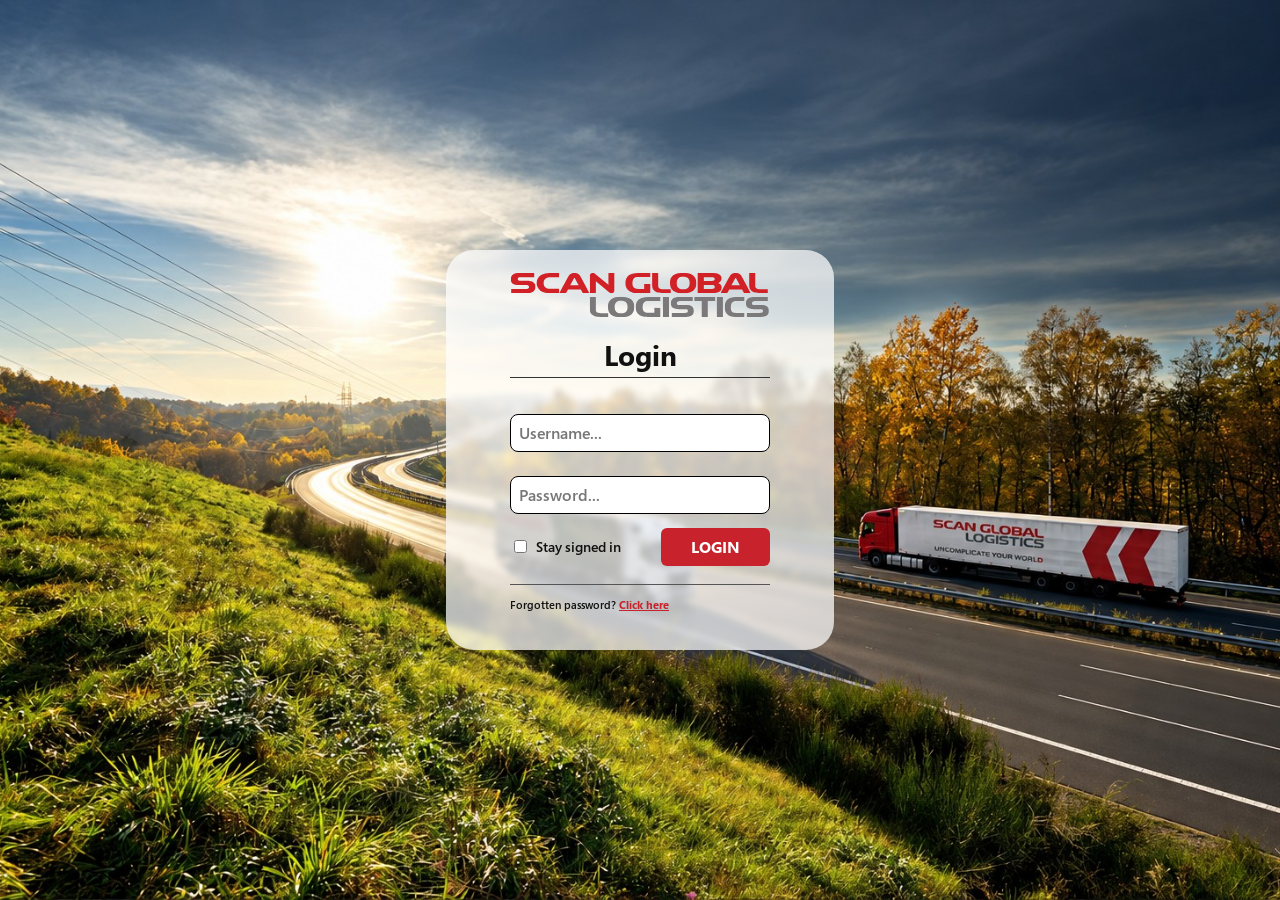
<file: index.html>
<!DOCTYPE html>
<html lang="en">
<head>
  <meta charset="UTF-8">
  <meta name="viewport" content="width=device-width, initial-scale=1">
  <title>Login – Scan Global Logistics</title>
  <link rel="icon" href="assets/icons/favicon.svg" type="image/svg+xml">
  <link rel="icon" href="assets/icons/favicon-32.png" type="image/png" sizes="32x32">
  <link rel="shortcut icon" href="assets/icons/favicon.ico">
  <link rel="apple-touch-icon" href="assets/icons/apple-touch-icon.png">
  <link rel="preload" href="assets/fonts/segoe-pro-400.woff" as="font" type="font/woff" crossorigin>
  <link rel="stylesheet" href="styles.css?v=20261105a">
</head>
<body data-page="login" class="login-page">
  <main class="login-card">
    <img class="login-logo" src="assets/images/logo.svg" alt="Scan Global Logistics">
    <h1>Login</h1>
    <form id="login-form">
      <label class="sr-only" for="username">Username</label>
      <input id="username" type="text" placeholder="Username..." autocomplete="username" required>
      <label class="sr-only" for="password">Password</label>
      <input id="password" type="password" placeholder="Password..." autocomplete="current-password" required>
      <div class="login-row">
        <label class="check"><input type="checkbox"> Stay signed in</label>
        <button class="btn btn-red" type="submit">LOGIN</button>
      </div>
    </form>
    <p class="forgot">Forgotten password? <a href="#">Click here</a></p>
  </main>
  <script src="i18n.js?v=20261105a"></script>
  <script src="script.js?v=20261105a"></script>
</body>
</html>
</file>
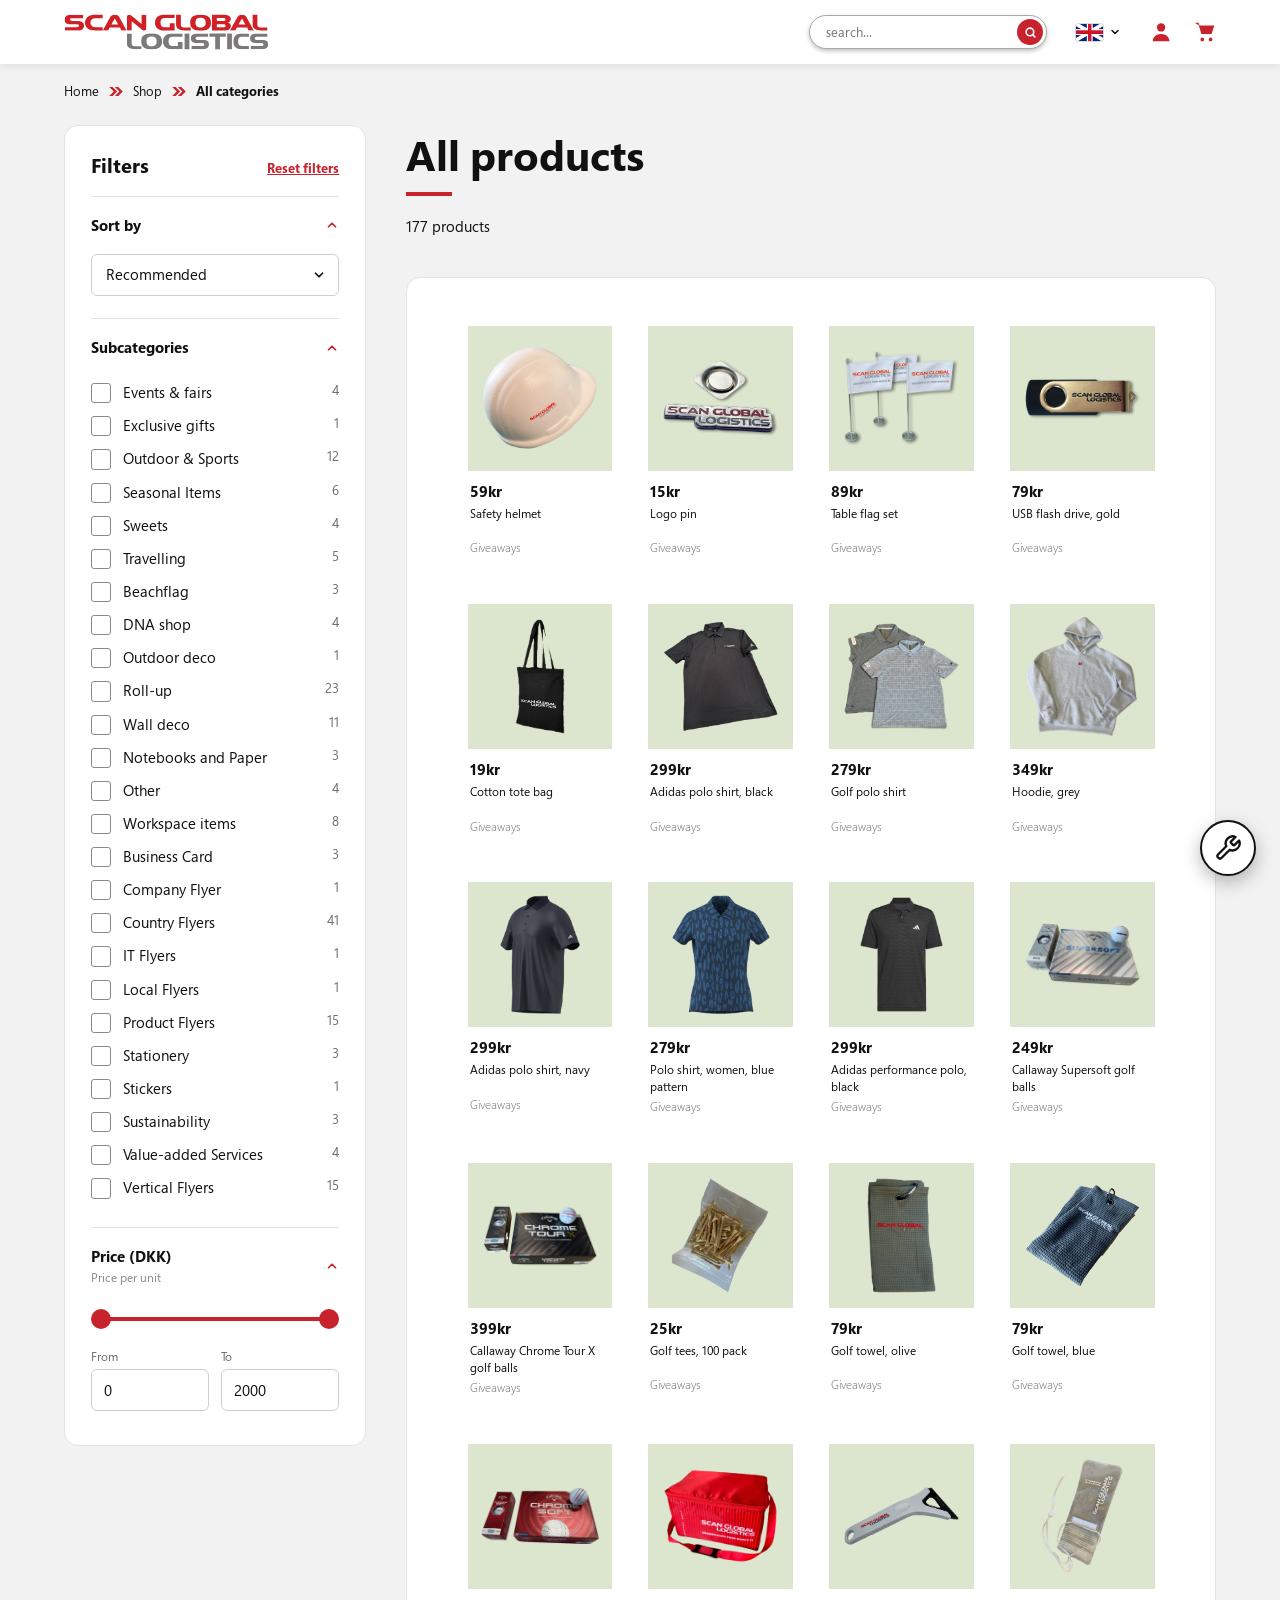
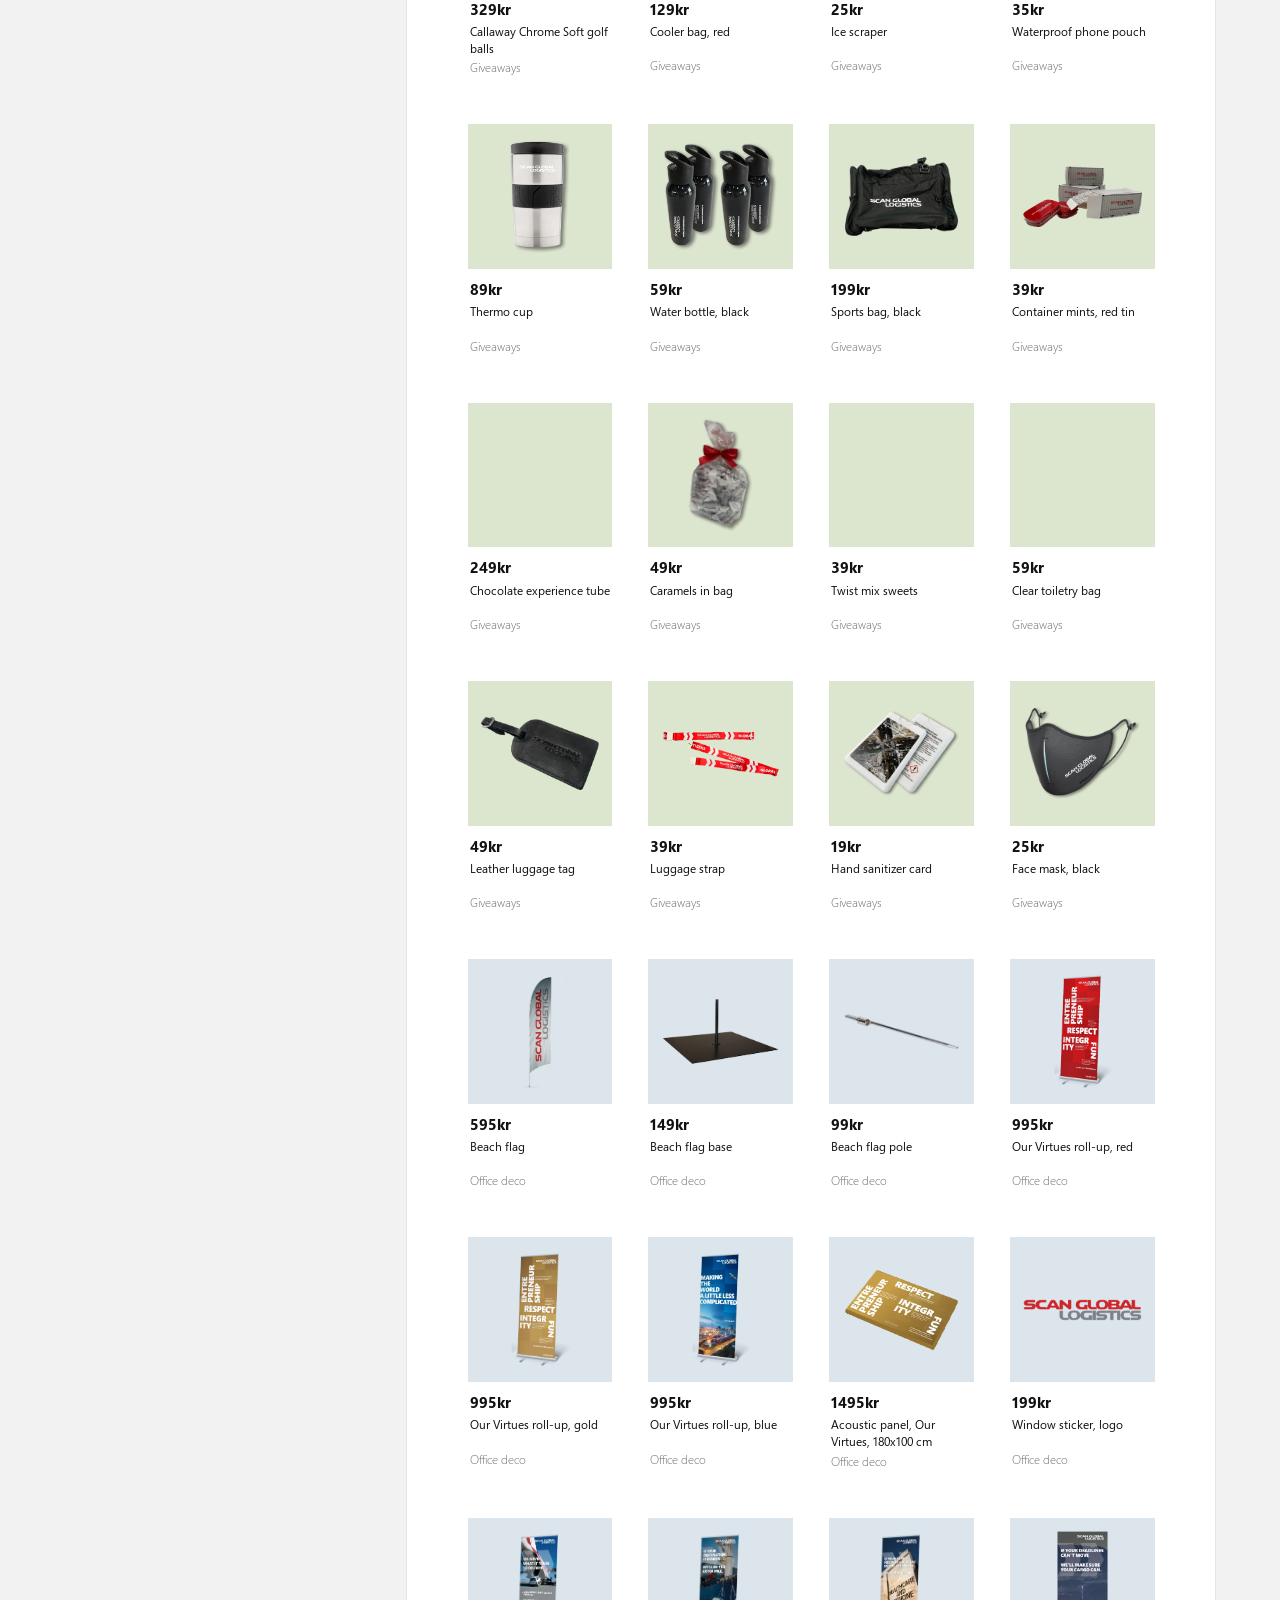
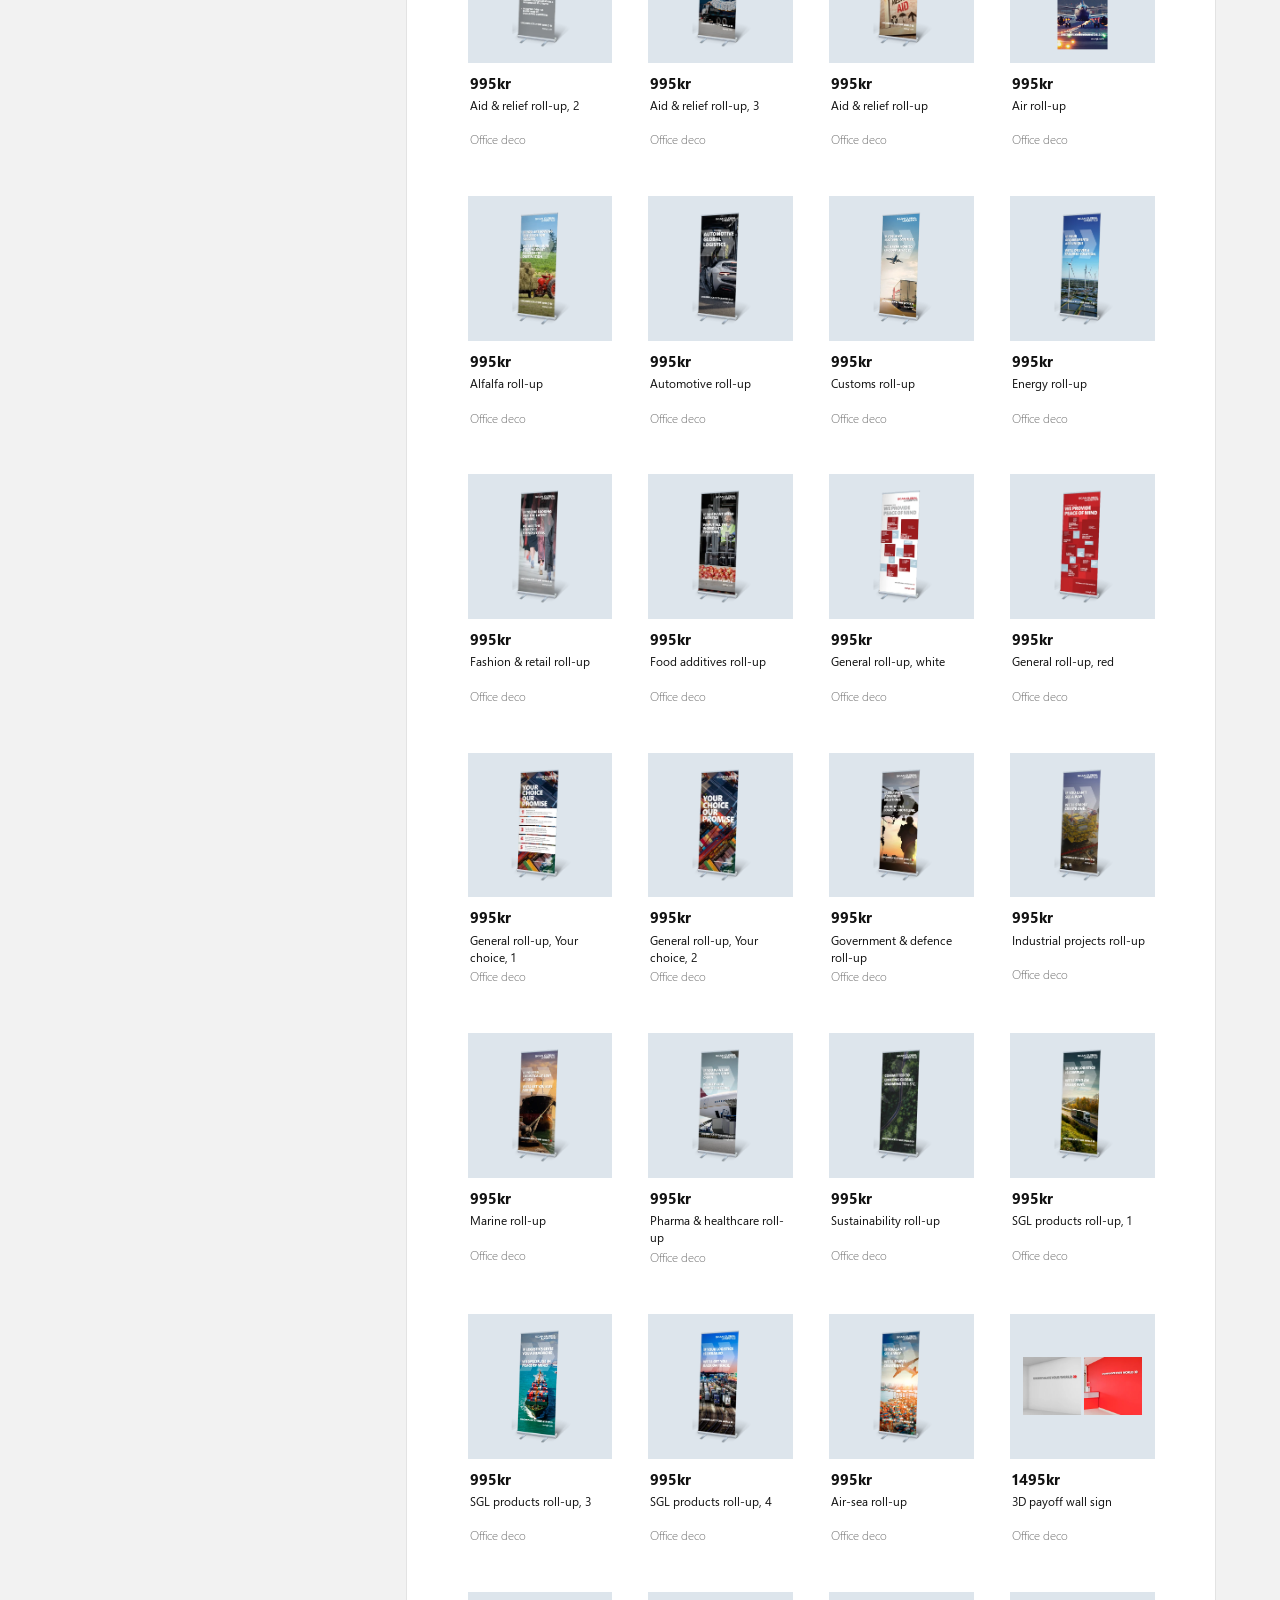
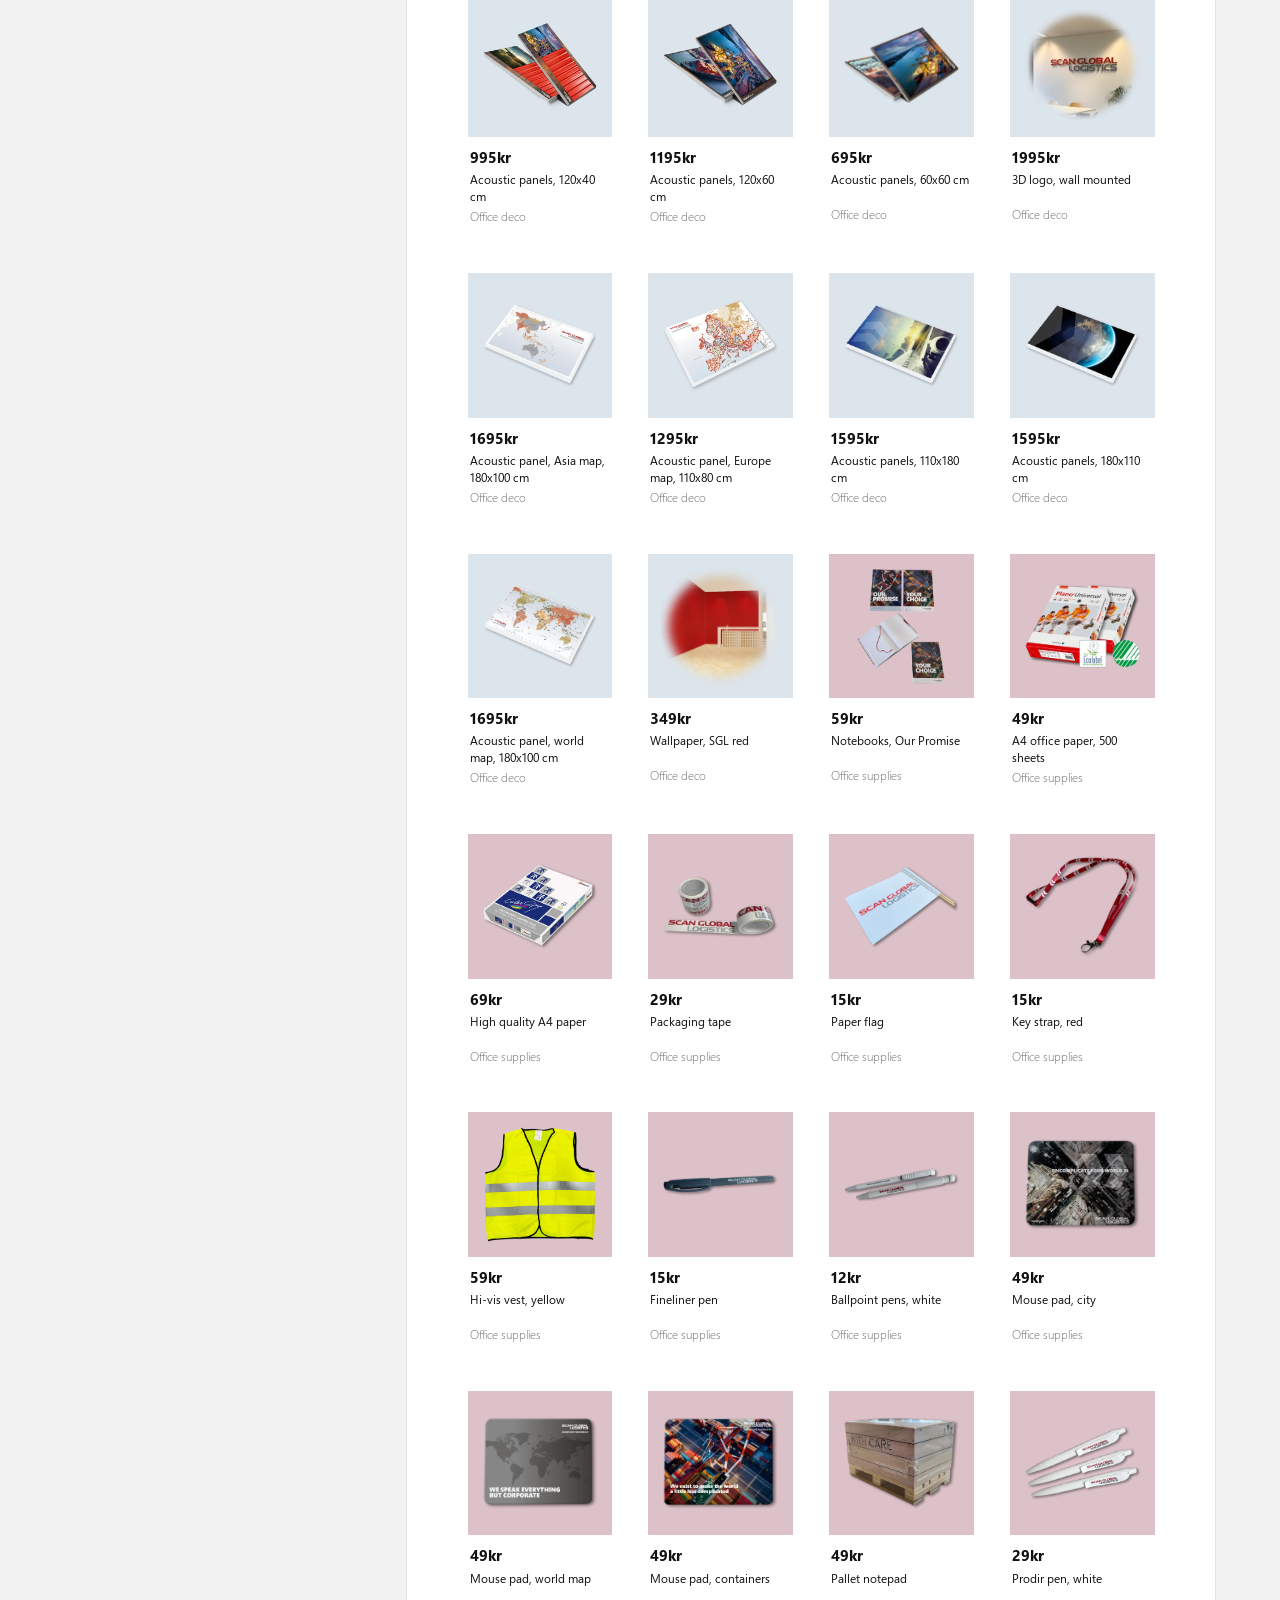
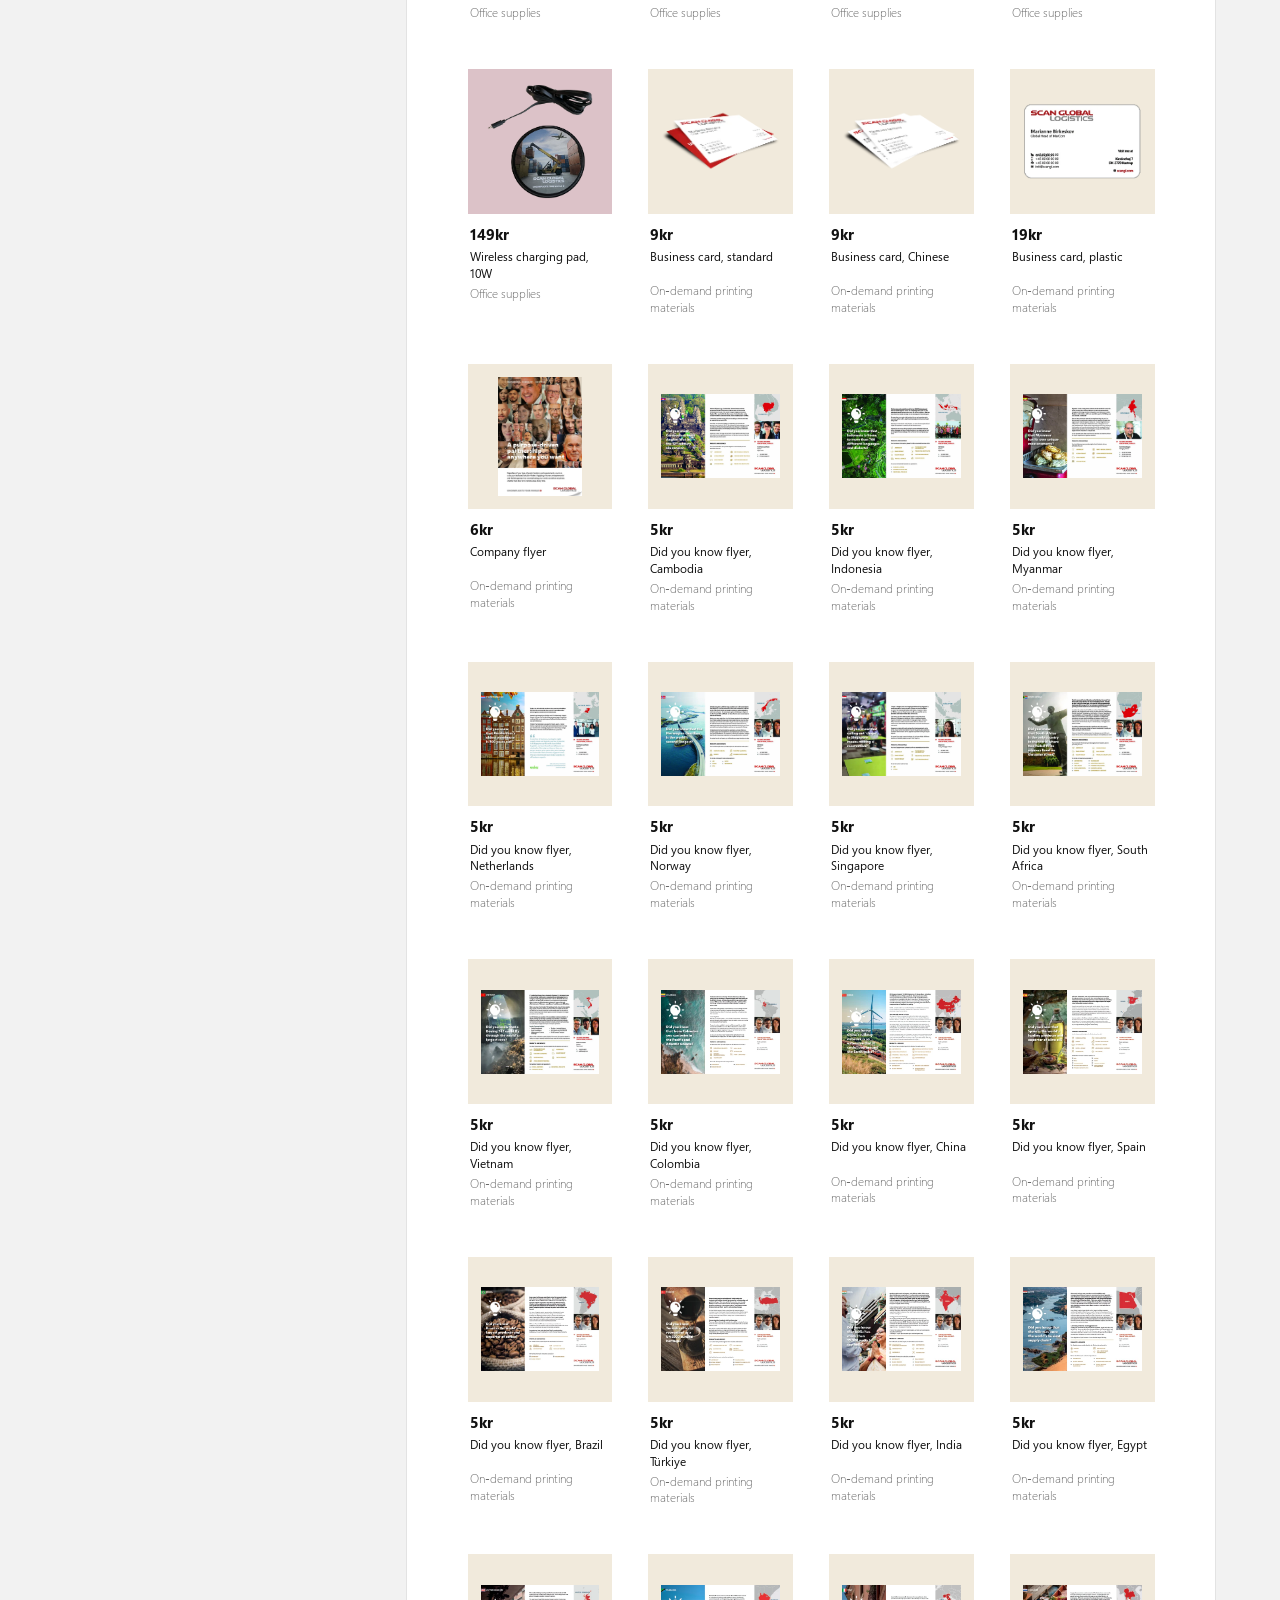
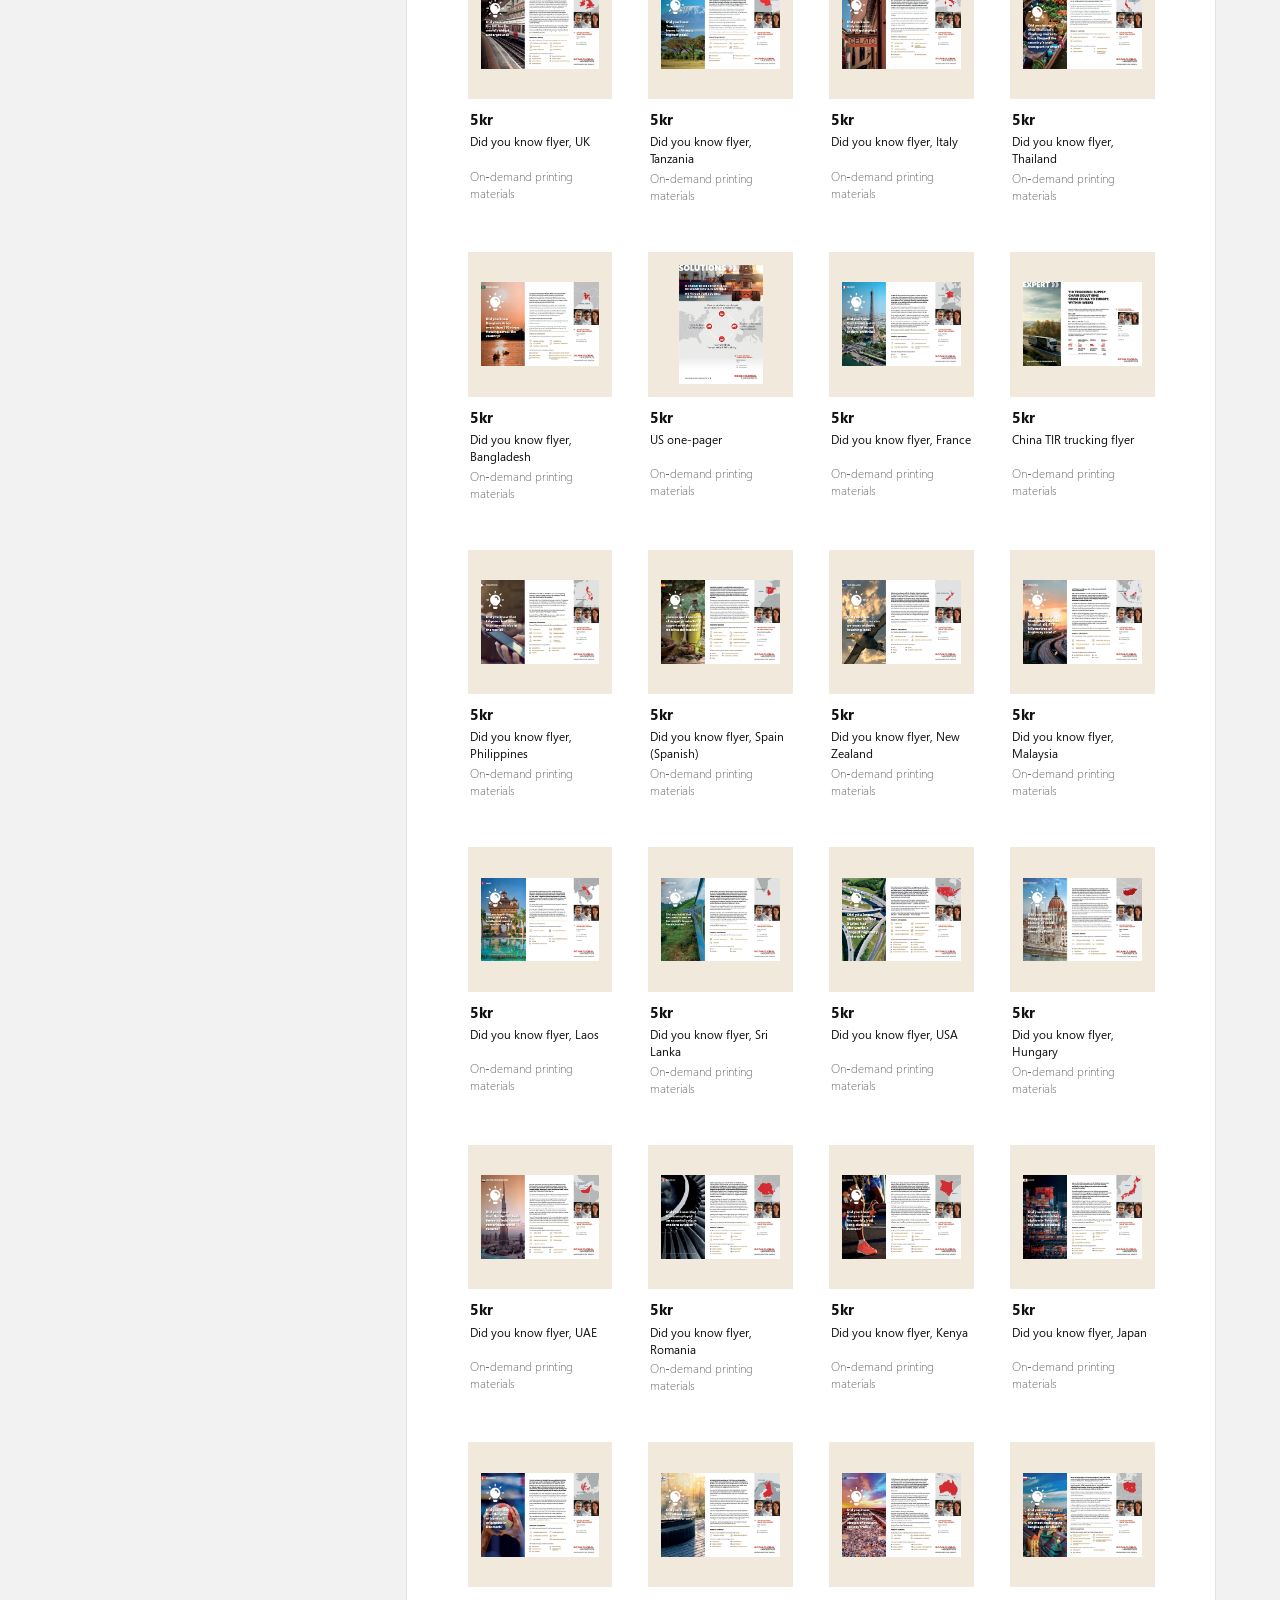
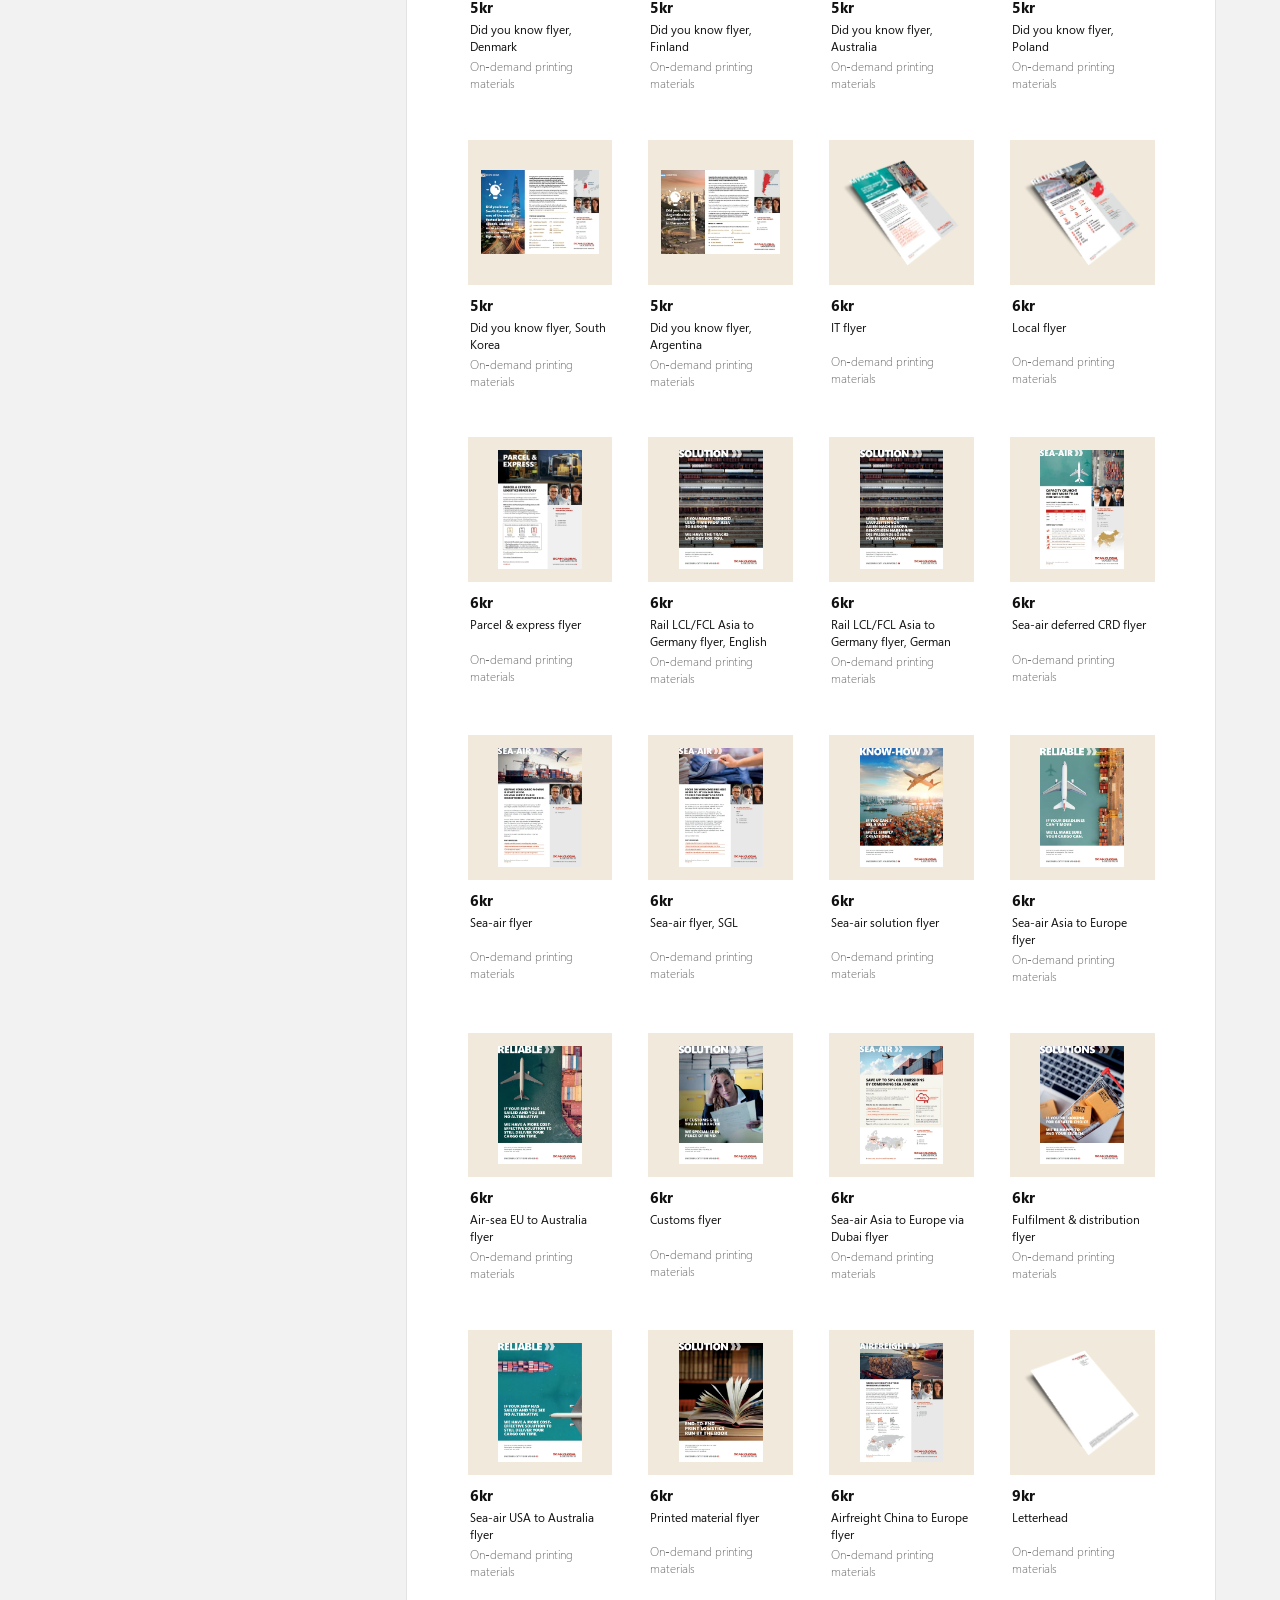
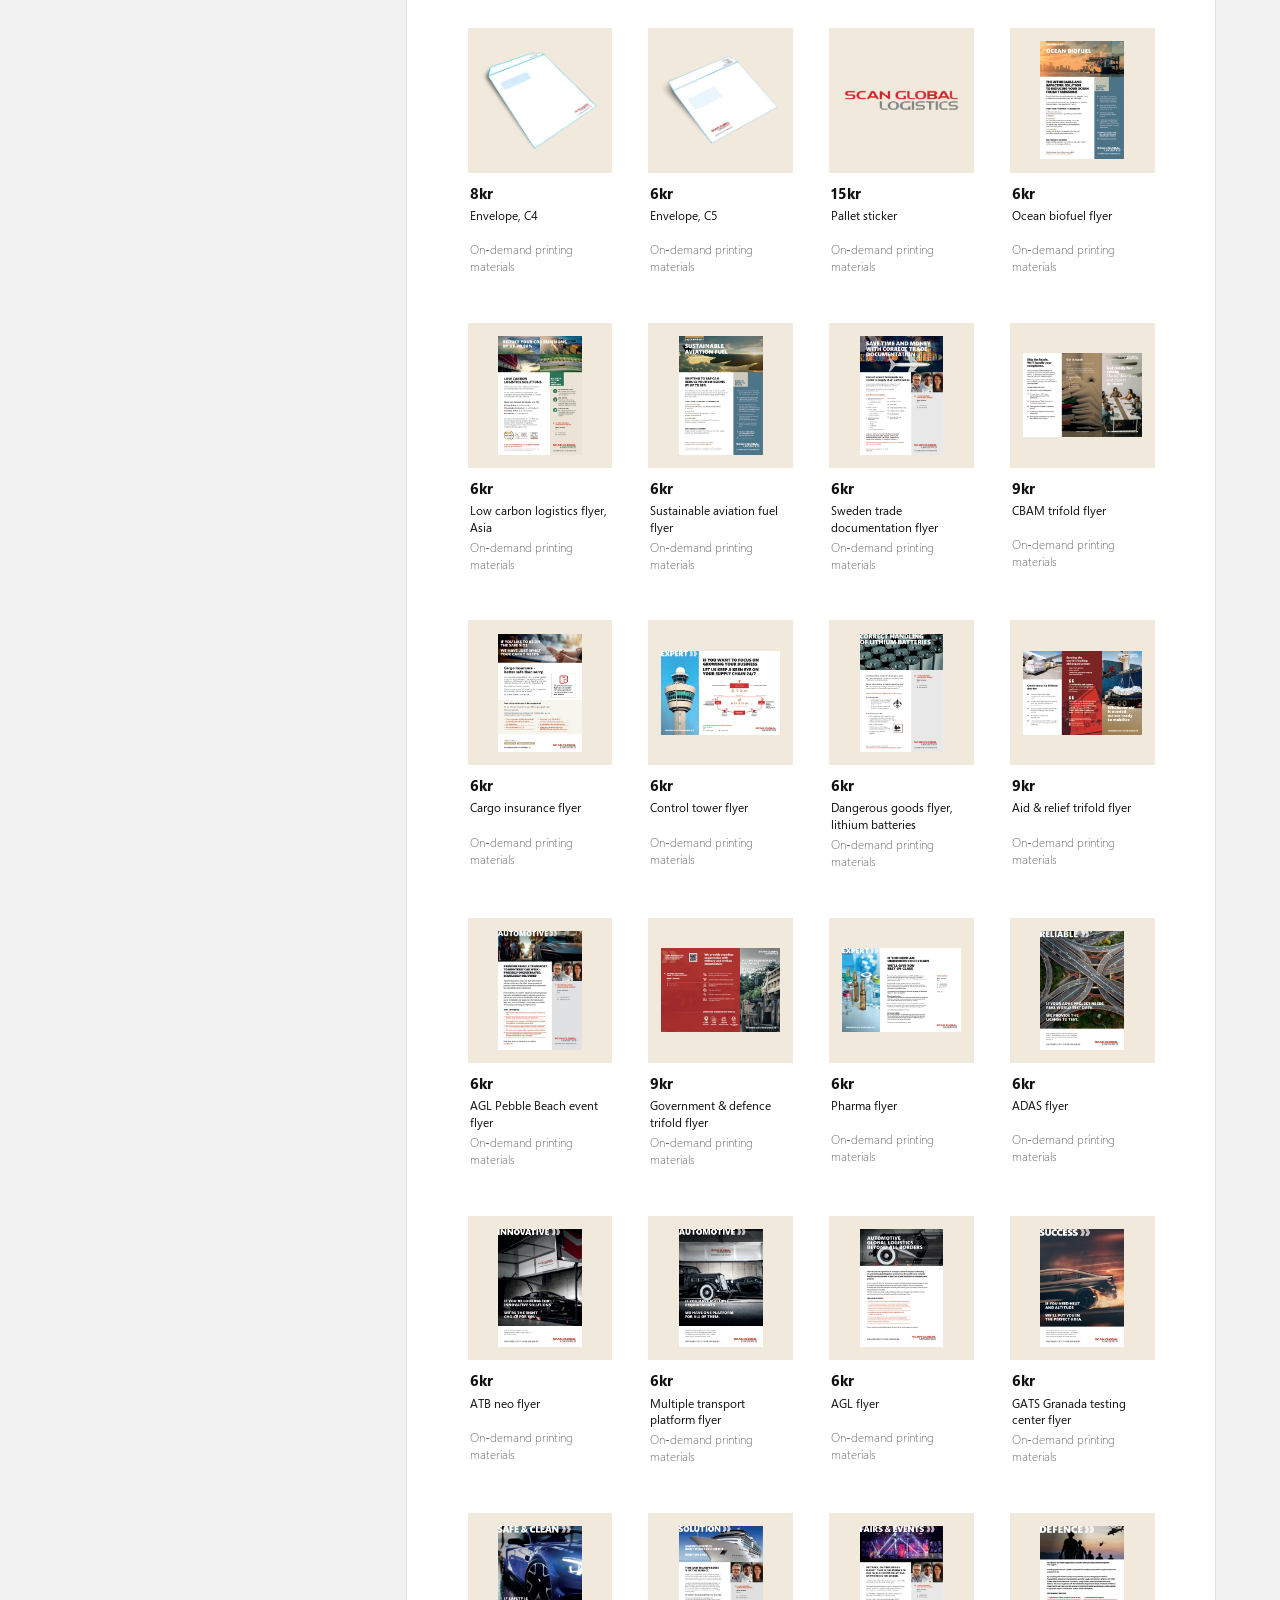
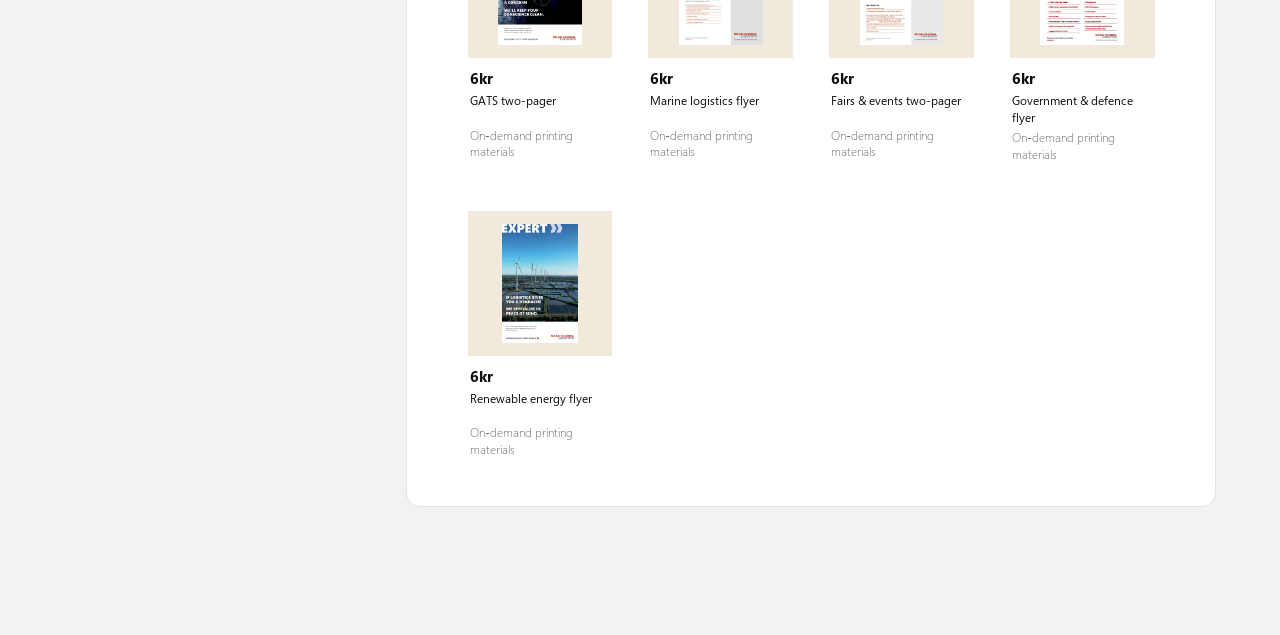
<file: category.html>
<!DOCTYPE html>
<html lang="en">
<head>
  <meta charset="UTF-8">
  <meta name="viewport" content="width=device-width, initial-scale=1">
  <title>Category – SGL Internal Shop</title>
  <link rel="icon" href="assets/icons/favicon.svg" type="image/svg+xml">
  <link rel="icon" href="assets/icons/favicon-32.png" type="image/png" sizes="32x32">
  <link rel="shortcut icon" href="assets/icons/favicon.ico">
  <link rel="apple-touch-icon" href="assets/icons/apple-touch-icon.png">
  <link rel="preload" href="assets/fonts/segoe-pro-400.woff" as="font" type="font/woff" crossorigin>
  <link rel="stylesheet" href="styles.css?v=20261105a">
</head>
<body data-page="category">
  <div id="site-header"></div>
  <main id="app"></main>
  <script src="products.js?v=20261105a"></script>
  <script src="i18n.js?v=20261105a"></script>
  <script src="script.js?v=20261105a"></script>
</body>
</html>
</file>
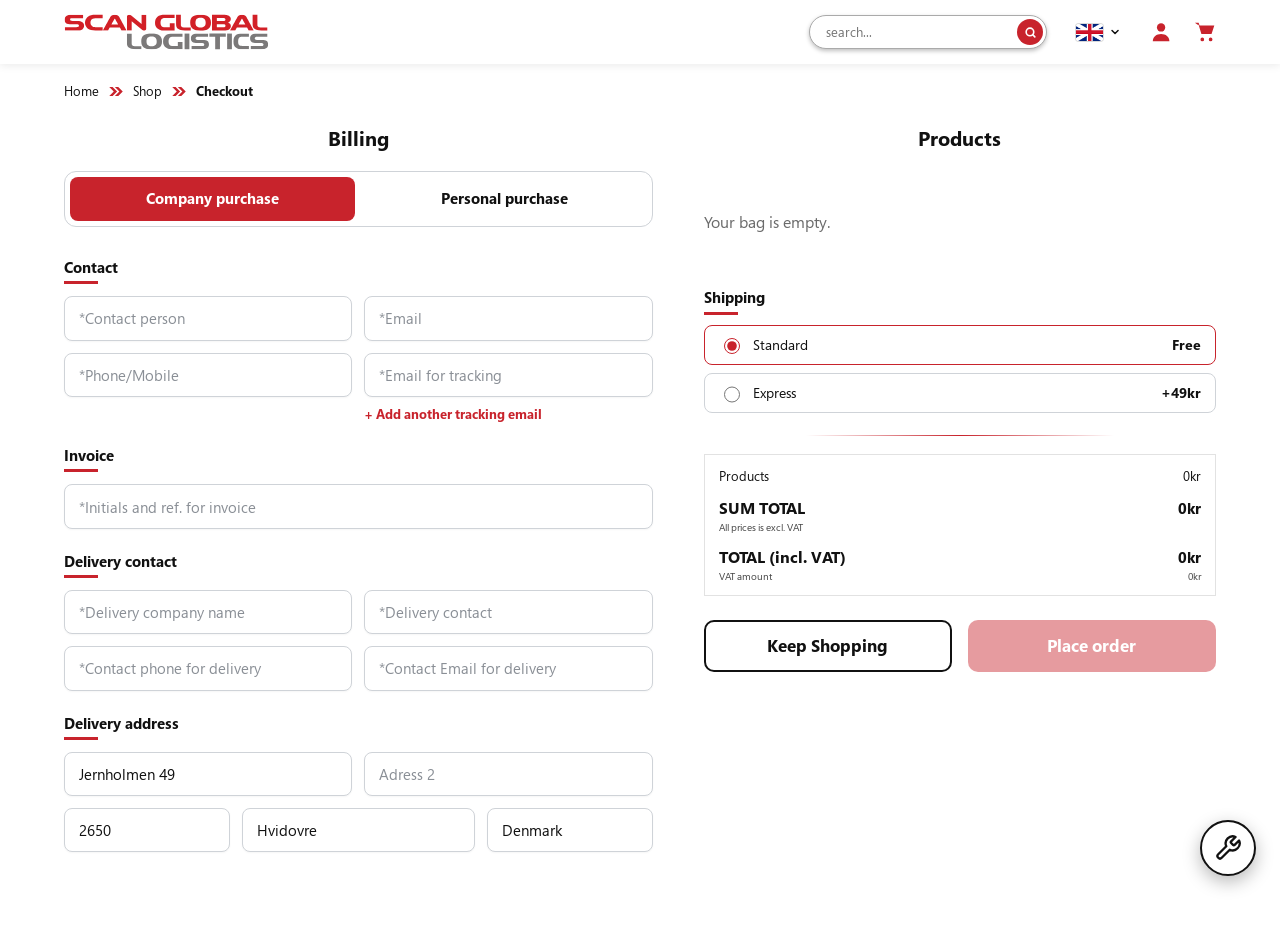
<file: checkout.html>
<!DOCTYPE html>
<html lang="en">
<head>
  <meta charset="UTF-8">
  <meta name="viewport" content="width=device-width, initial-scale=1">
  <title>Checkout – SGL Internal Shop</title>
  <link rel="icon" href="assets/icons/favicon.svg" type="image/svg+xml">
  <link rel="icon" href="assets/icons/favicon-32.png" type="image/png" sizes="32x32">
  <link rel="shortcut icon" href="assets/icons/favicon.ico">
  <link rel="apple-touch-icon" href="assets/icons/apple-touch-icon.png">
  <link rel="preload" href="assets/fonts/segoe-pro-400.woff" as="font" type="font/woff" crossorigin>
  <link rel="stylesheet" href="styles.css?v=20261105a">
</head>
<body data-page="checkout">
  <div id="site-header"></div>
  <main id="app"></main>
  <script src="products.js?v=20261105a"></script>
  <script src="i18n.js?v=20261105a"></script>
  <script src="script.js?v=20261105a"></script>
</body>
</html>
</file>
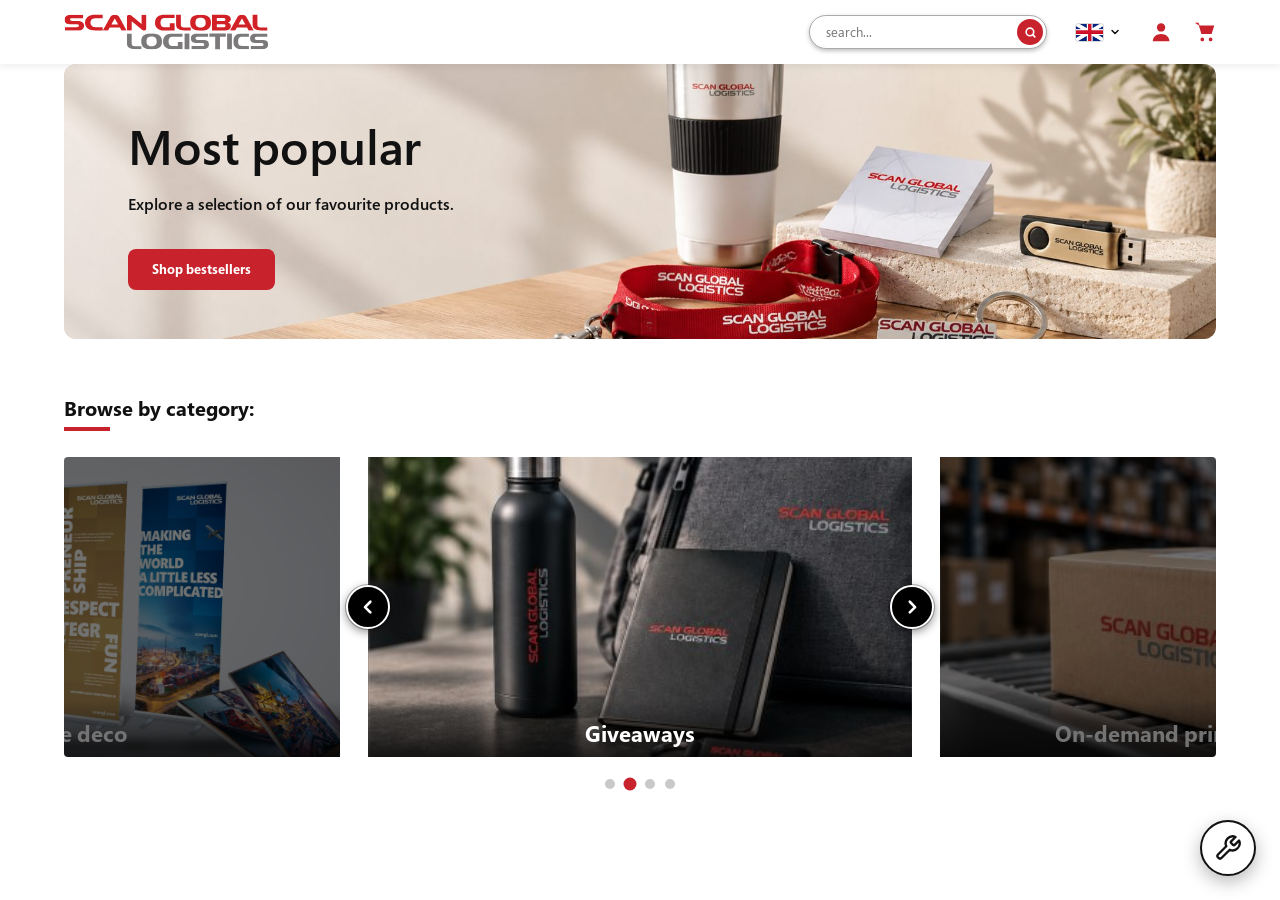
<file: home.html>
<!DOCTYPE html>
<html lang="en">
<head>
  <meta charset="UTF-8">
  <meta name="viewport" content="width=device-width, initial-scale=1">
  <title>SGL Internal Shop</title>
  <link rel="icon" href="assets/icons/favicon.svg" type="image/svg+xml">
  <link rel="icon" href="assets/icons/favicon-32.png" type="image/png" sizes="32x32">
  <link rel="shortcut icon" href="assets/icons/favicon.ico">
  <link rel="apple-touch-icon" href="assets/icons/apple-touch-icon.png">
  <link rel="preload" href="assets/fonts/segoe-pro-400.woff" as="font" type="font/woff" crossorigin>
  <link rel="stylesheet" href="styles.css?v=20261105a">
</head>
<body data-page="home">
  <div id="site-header"></div>
  <main id="app"></main>
  <script src="products.js?v=20261105a"></script>
  <script src="i18n.js?v=20261105a"></script>
  <script src="script.js?v=20261105a"></script>
</body>
</html>
</file>
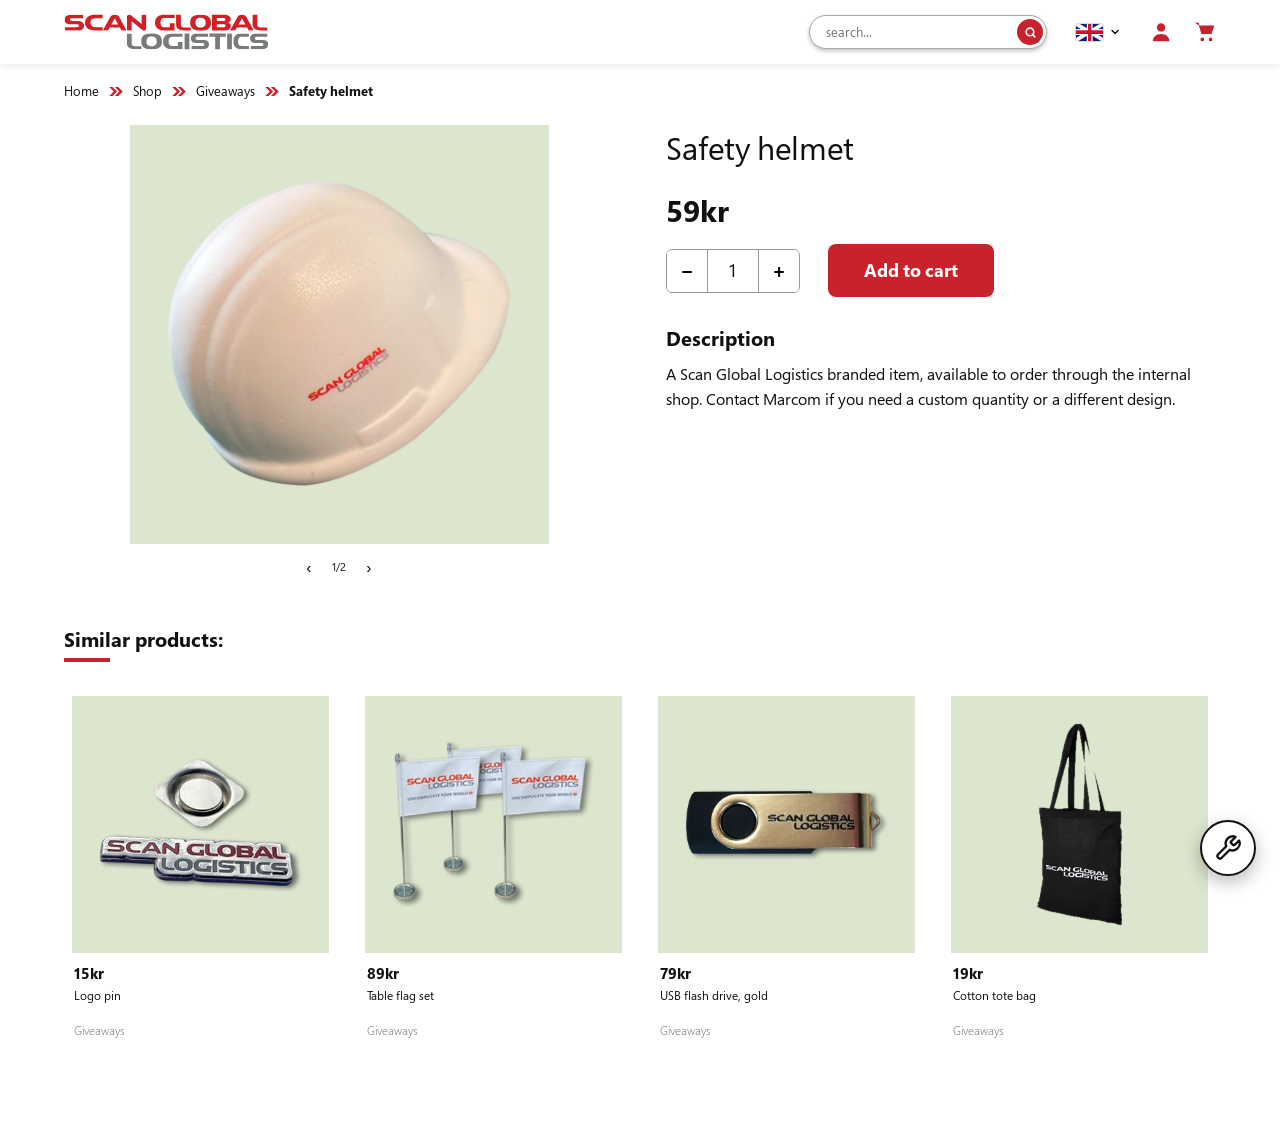
<file: product.html>
<!DOCTYPE html>
<html lang="en">
<head>
  <meta charset="UTF-8">
  <meta name="viewport" content="width=device-width, initial-scale=1">
  <title>Product – SGL Internal Shop</title>
  <link rel="icon" href="assets/icons/favicon.svg" type="image/svg+xml">
  <link rel="icon" href="assets/icons/favicon-32.png" type="image/png" sizes="32x32">
  <link rel="shortcut icon" href="assets/icons/favicon.ico">
  <link rel="apple-touch-icon" href="assets/icons/apple-touch-icon.png">
  <link rel="preload" href="assets/fonts/segoe-pro-400.woff" as="font" type="font/woff" crossorigin>
  <link rel="stylesheet" href="styles.css?v=20261105a">
</head>
<body data-page="product">
  <div id="site-header"></div>
  <main id="app"></main>
  <script src="products.js?v=20261105a"></script>
  <script src="i18n.js?v=20261105a"></script>
  <script src="script.js?v=20261105a"></script>
</body>
</html>
</file>
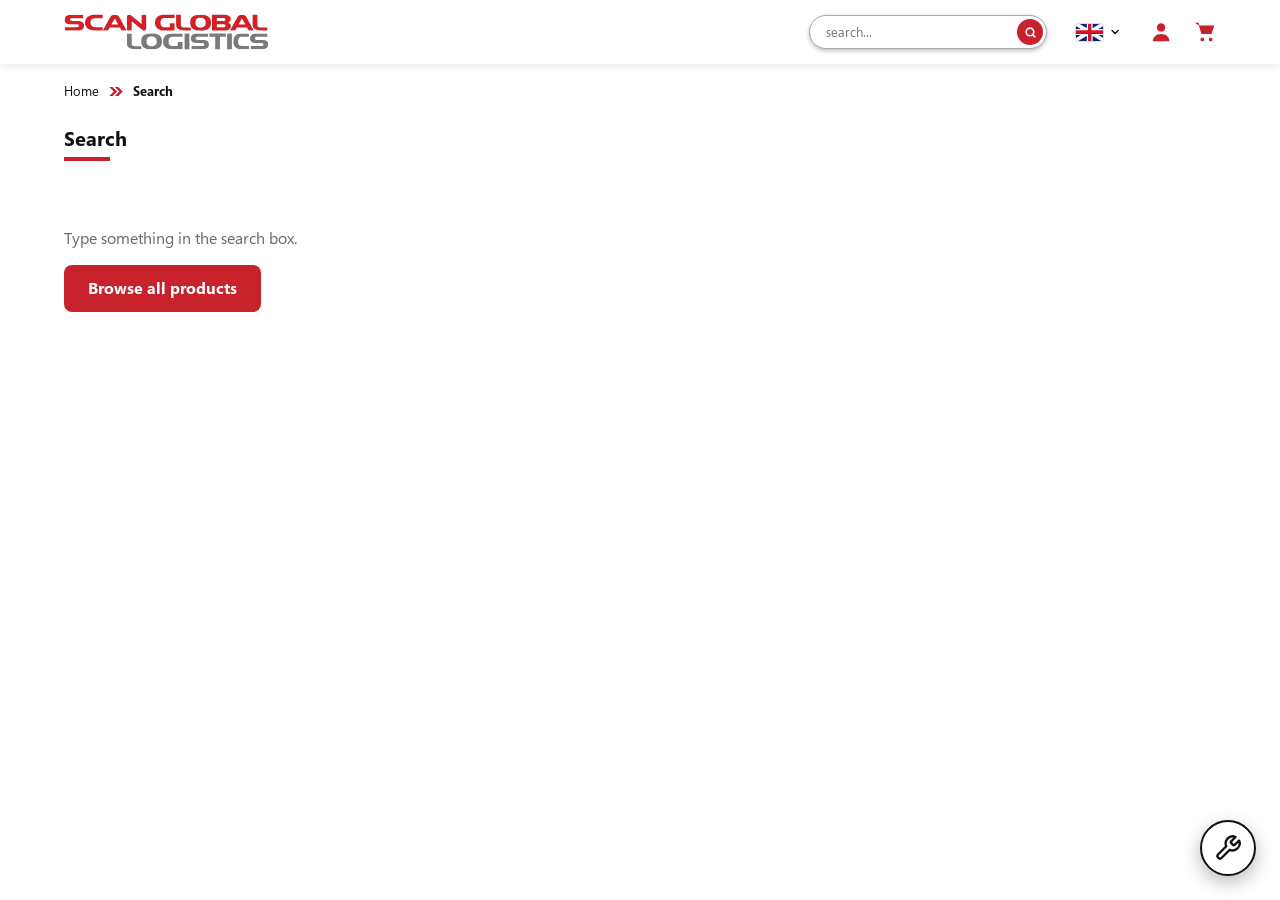
<file: search.html>
<!DOCTYPE html>
<html lang="en">
<head>
  <meta charset="UTF-8">
  <meta name="viewport" content="width=device-width, initial-scale=1">
  <title>Search – SGL Internal Shop</title>
  <link rel="icon" href="assets/icons/favicon.svg" type="image/svg+xml">
  <link rel="icon" href="assets/icons/favicon-32.png" type="image/png" sizes="32x32">
  <link rel="shortcut icon" href="assets/icons/favicon.ico">
  <link rel="apple-touch-icon" href="assets/icons/apple-touch-icon.png">
  <link rel="preload" href="assets/fonts/segoe-pro-400.woff" as="font" type="font/woff" crossorigin>
  <link rel="stylesheet" href="styles.css?v=20261105a">
</head>
<body data-page="search">
  <div id="site-header"></div>
  <main id="app"></main>
  <script src="products.js?v=20261105a"></script>
  <script src="i18n.js?v=20261105a"></script>
  <script src="script.js?v=20261105a"></script>
</body>
</html>
</file>
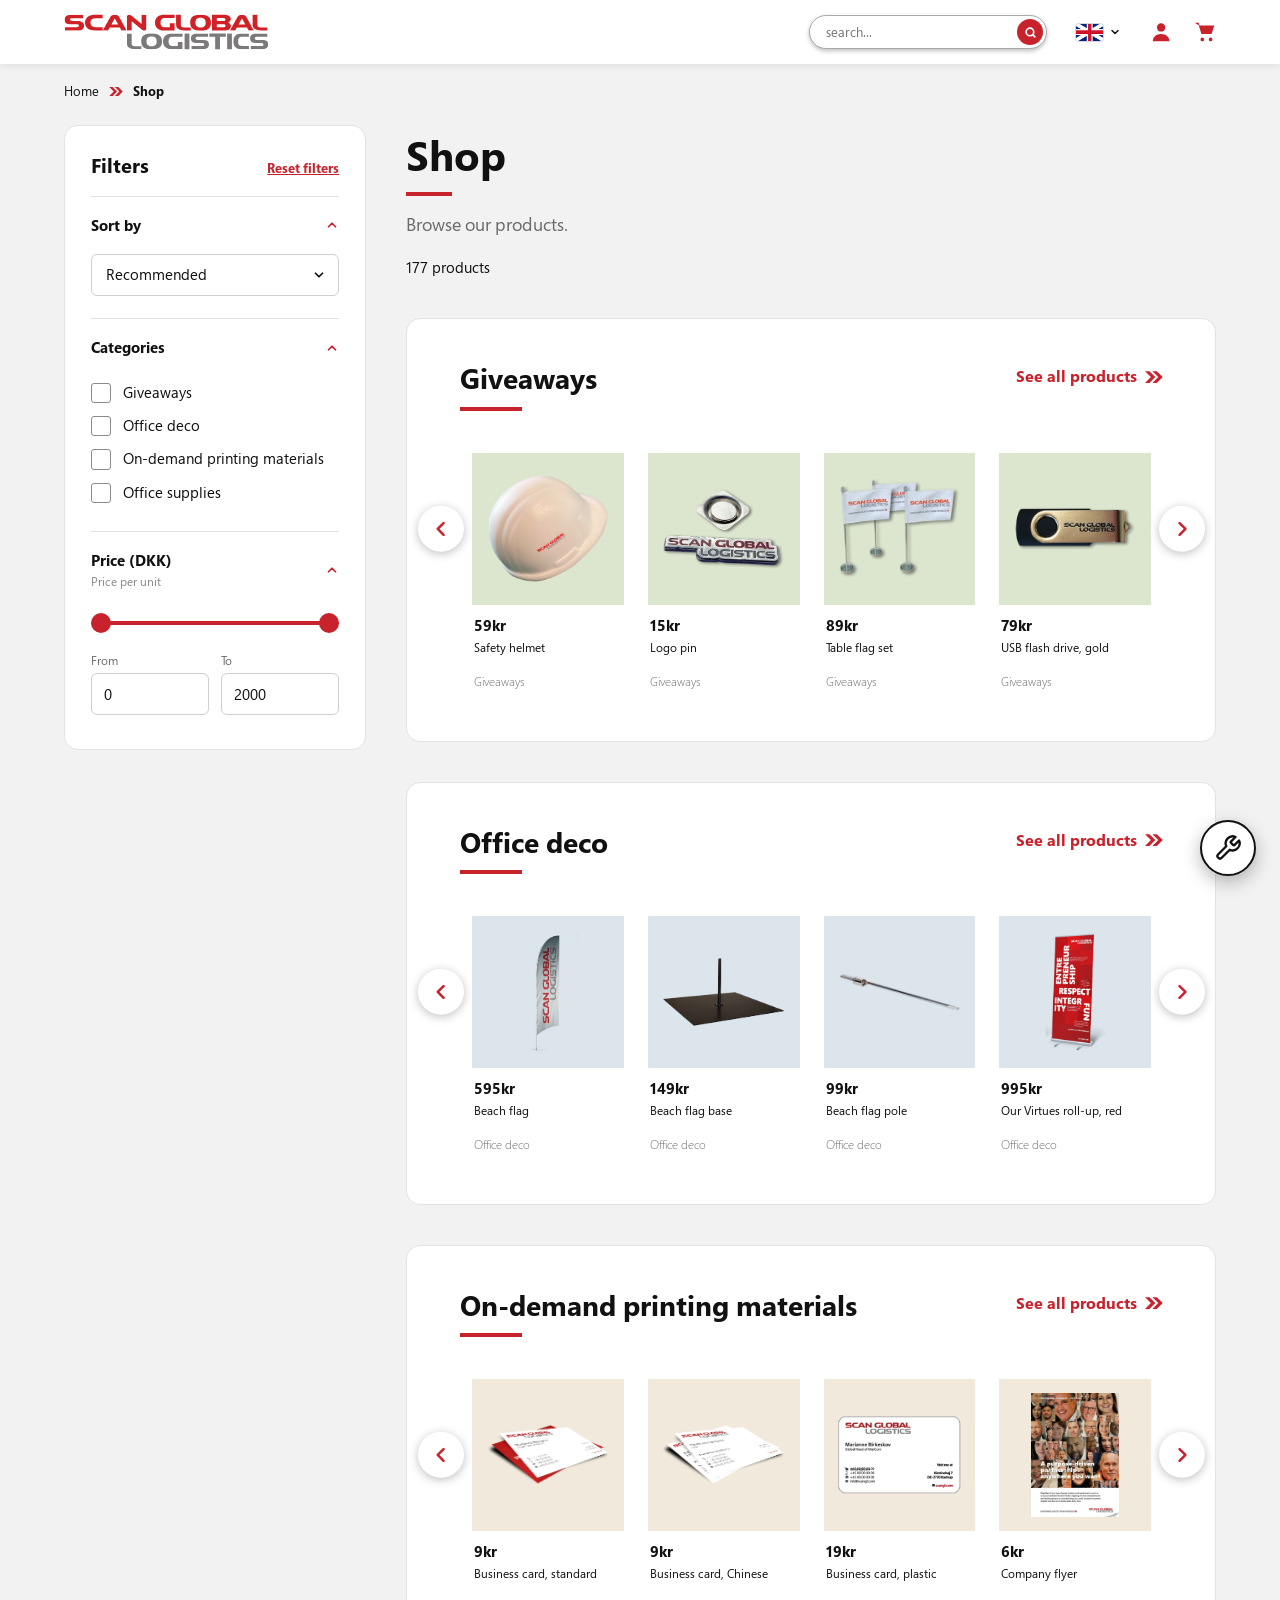
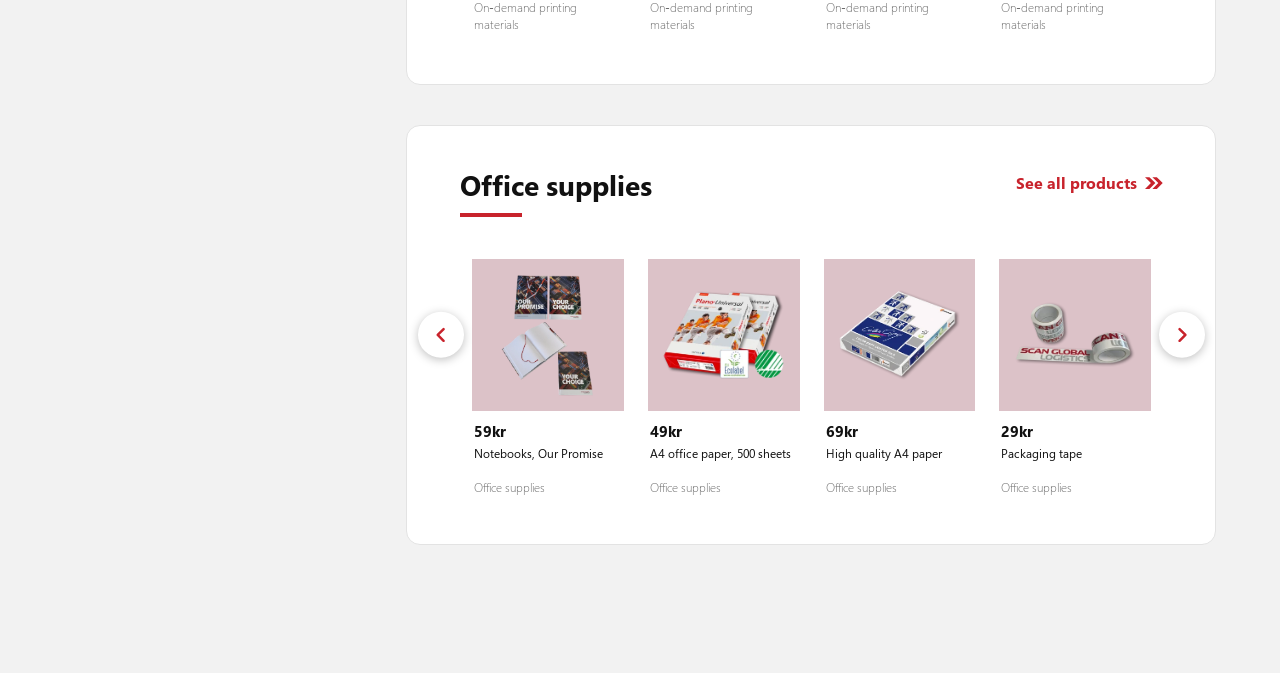
<file: shop.html>
<!DOCTYPE html>
<html lang="en">
<head>
  <meta charset="UTF-8">
  <meta name="viewport" content="width=device-width, initial-scale=1">
  <title>Shop by category – SGL Internal Shop</title>
  <link rel="icon" href="assets/icons/favicon.svg" type="image/svg+xml">
  <link rel="icon" href="assets/icons/favicon-32.png" type="image/png" sizes="32x32">
  <link rel="shortcut icon" href="assets/icons/favicon.ico">
  <link rel="apple-touch-icon" href="assets/icons/apple-touch-icon.png">
  <link rel="preload" href="assets/fonts/segoe-pro-400.woff" as="font" type="font/woff" crossorigin>
  <link rel="stylesheet" href="styles.css?v=20261105a">
</head>
<body data-page="shop">
  <div id="site-header"></div>
  <main id="app"></main>
  <script src="products.js?v=20261105a"></script>
  <script src="i18n.js?v=20261105a"></script>
  <script src="script.js?v=20261105a"></script>
</body>
</html>
</file>
<file: styles.css>
/* ===== Fonts: Segoe Pro (brand / online use, per design guide) ===== */
@font-face { font-family: "Segoe Pro"; font-weight: 300; font-style: normal; font-display: swap; src: url("assets/fonts/segoe-pro-300.woff") format("woff"); }
@font-face { font-family: "Segoe Pro"; font-weight: 400; font-style: normal; font-display: swap; src: url("assets/fonts/segoe-pro-400.woff") format("woff"); }
@font-face { font-family: "Segoe Pro"; font-weight: 600; font-style: normal; font-display: swap; src: url("assets/fonts/segoe-pro-600.woff") format("woff"); }
@font-face { font-family: "Segoe Pro"; font-weight: 700; font-style: normal; font-display: swap; src: url("assets/fonts/segoe-pro-700.woff") format("woff"); }
@font-face { font-family: "Segoe Pro"; font-weight: 900; font-style: normal; font-display: swap; src: url("assets/fonts/segoe-pro-900.woff") format("woff"); }

/* ===== Tokens ===== */
:root {
  --red: #c8232c;
  --red-dark: #9f1a22;
  --ink: #111;
  --muted: #6b6b6b;
  --line: #e2e2e2;
  --footer: #2e2e2e;
  --hover-border: #3a3a3a;
  --field: #f1f1f1;
  --radius: 10px;
  --pad: clamp(16px, 5vw, 72px);
  --gutter: max(var(--pad), calc((100% - 100rem) / 2 + var(--pad)));
  --font: "Segoe Pro", "Segoe UI", system-ui, -apple-system, sans-serif;
}

*, *::before, *::after { box-sizing: border-box; }
html { scroll-behavior: smooth; font-size: clamp(16px, 0.4vw + 11px, 22px); }
body { margin: 0; font-family: var(--font); color: var(--ink); background: #fff; line-height: 1.4; }
img, svg { display: block; max-width: 100%; }
a { color: inherit; text-decoration: none; }
button { font: inherit; cursor: pointer; }
h1, h2, h3, p { margin: 0; }
.sr-only { position: absolute; width: 1px; height: 1px; overflow: hidden; clip: rect(0 0 0 0); white-space: nowrap; }
:focus-visible { outline: 3px solid var(--red); outline-offset: 2px; }
.wrap { padding-inline: var(--pad); max-width: 100rem; margin-inline: auto; }
.section { padding-block: 40px; }

/* ===== Buttons ===== */
.btn {
  display: inline-flex; align-items: center; justify-content: center;
  border: 2px solid transparent; border-radius: 8px;
  padding: 0.625rem 1.375rem; font-weight: 700; color: #fff;
  transition: background-color .2s ease, border-color .2s ease, transform .1s ease;
}
.btn:active { transform: translateY(1px); }
.btn-red { background: var(--red); }
.btn-red:hover { background: var(--red-dark); }
.btn-outline { background: #fff; color: var(--ink); border-color: var(--ink); }
.btn-outline:hover { background: #ececec; }

/* ===== Header ===== */
.site-header { display: flex; align-items: center; justify-content: space-between; gap: 16px; padding: 14px var(--gutter); background: #fff; position: relative; z-index: 5; }
.site-header .logo img { height: 2.25rem; width: auto; }
.header-right { display: flex; align-items: center; gap: 22px; }
.search { position: relative; display: flex; align-items: center; border: 1px solid #aaa; border-radius: 999px; padding: 3px 3px 3px 14px; box-shadow: 0 2px 4px rgba(0,0,0,.25); background: #fff; }
.search input { border: 0; outline: 0; background: transparent; width: clamp(5.6rem, 16vw, 12rem); font: inherit; font-size: 0.8125rem; color: #555; }
.search button { width: 1.625rem; height: 1.625rem; border-radius: 50%; border: 0; background: var(--red); display: grid; place-items: center; transition: background-color .2s ease; }
.search button:hover { background: var(--red-dark); }
.icon-link { position: relative; color: var(--red); display: grid; place-items: center; transition: color .2s ease; }
.icon-link:hover { color: var(--red-dark); }
.icon-link svg { width: 1.375rem; height: 1.375rem; fill: currentColor; }
.cart-badge { position: absolute; top: -8px; right: -10px; min-width: 18px; height: 18px; padding: 0 5px; border-radius: 9px; background: var(--ink); color: #fff; font-size: 0.6875rem; font-weight: 700; display: none; place-items: center; }
.cart-badge.show { display: grid; }

/* ===== Footer ===== */
.site-footer { background: var(--footer); color: #bdbdbd; margin-top: 60px; }
.footer-main { display: flex; flex-wrap: wrap; gap: 40px 60px; padding: 44px var(--gutter) 36px; }
.footer-brand { width: 11.875rem; }
.footer-brand img { width: 10rem; height: auto; }
.footer-brand .marcom { margin-top: 12px; padding-top: 10px; border-top: 1px solid #555; font-size: 0.9375rem; letter-spacing: .06em; color: #9a9a9a; text-align: center; }
.footer-brand address { margin-top: 28px; font-style: normal; font-size: 0.6875rem; line-height: 1.7; color: #8c8c8c; }
.footer-cols { display: flex; flex-wrap: wrap; gap: 36px 48px; flex: 1; padding-top: 56px; }
.footer-col { min-width: 150px; flex: 1; font-size: 0.6875rem; color: #8c8c8c; }
.footer-col h4 { margin: 0 0 6px; color: #fff; font-size: 0.6875rem; letter-spacing: .02em; }
.footer-col p { margin-bottom: 14px; line-height: 1.5; }
.footer-col a { display: block; margin-bottom: 12px; text-transform: uppercase; font-size: 0.625rem; transition: color .2s ease; }
.footer-col a::before { content: "\00BB\00A0"; color: #fff; font-weight: 700; }
.footer-col a:hover { color: #fff; }
.footer-bottom { display: flex; justify-content: space-between; align-items: center; gap: 16px; border-top: 1px solid #444; padding: 18px var(--gutter); font-size: 0.625rem; text-transform: uppercase; color: #8c8c8c; }
.footer-bottom a:hover { color: #fff; }
.footer-bottom .linkedin { color: #fff; font-weight: 700; font-size: 0.875rem; text-transform: none; letter-spacing: -.02em; }

/* ===== Login ===== */
.login-page {
  min-height: 100vh; display: grid; place-items: center; padding: 24px; font-family: var(--font);
  background:
    url("assets/images/login-bg.jpg") center / cover no-repeat,
    linear-gradient(180deg, #27323f 0%, #7b8a91 38%, #b0a15a 62%, #5f7a22 100%);
}
.login-card { width: min(100%, 388px); background: rgba(255,255,255,.72); backdrop-filter: blur(3px); border-radius: 28px; padding: 22px 64px 38px; }
.login-logo { width: 100%; height: auto; margin-bottom: 18px; }
.login-card h1 { text-align: center; font-size: 28px; font-weight: 700; padding-bottom: 2px; border-bottom: 1px solid #333; margin-bottom: 36px; }
.login-card form { display: flex; flex-direction: column; gap: 24px; }
.login-card input[type="text"], .login-card input[type="password"] { width: 100%; height: 38px; border: 1px solid #000; border-radius: 8px; padding: 0 8px; font: 600 16px var(--font); background: #fff; }
.login-card input::placeholder { color: #777; }
.login-row { display: flex; align-items: center; justify-content: space-between; gap: 12px; margin-top: -10px; }
.check { display: flex; align-items: center; gap: 6px; font-size: 14px; font-weight: 600; }
.login-row .btn { padding: 6px 28px; font-size: 16px; border-radius: 6px; }
.forgot { margin-top: 18px; padding-top: 12px; border-top: 1px solid #555; font-size: 11px; font-weight: 600; }
.forgot a { color: var(--red); text-decoration: underline; font-weight: 700; }
.forgot a:hover { color: var(--red-dark); }

/* ===== Hero ===== */
.hero {
  min-height: 360px; display: flex; flex-direction: column; justify-content: center; gap: 12px; color: #fff; padding: 40px clamp(24px, 5vw, 72px);
  width: calc(100% - 2 * var(--pad)); max-width: calc(100rem - 2 * var(--pad)); margin: 0 auto; border-radius: 12px; overflow: hidden;
  background:
    linear-gradient(90deg, rgba(0,0,0,.65), rgba(0,0,0,.15)),
    url("assets/images/hero.jpg") center / cover no-repeat,
    linear-gradient(135deg, #1b1b1b, #4a4a4a);
}
.hero h1 { font-size: clamp(2rem, 5vw, 3rem); font-weight: 500; }
.hero p { font-size: 0.9375rem; font-weight: 500; }
.hero .btn { align-self: flex-start; margin-top: 22px; padding: 9px 22px; font-size: 0.8125rem; }
.hero.hero-short { min-height: 190px; }
.hero.hero-short h1 { font-weight: 400; }

/* ===== Section headings ===== */
.heading { font-size: 1.25rem; font-weight: 700; padding-bottom: 8px; position: relative; margin-bottom: 26px; }
.heading::after { content: ""; position: absolute; left: 0; bottom: 0; width: 46px; height: 4px; background: var(--red); }

/* ===== Product cards ===== */
.card { display: block; border: 2px solid transparent; border-radius: 4px; padding: 6px; transition: border-color .2s ease, box-shadow .2s ease; }
.card:hover, .card:focus-visible { border-color: var(--hover-border); box-shadow: 0 4px 12px rgba(0,0,0,.12); }
.card-img { aspect-ratio: 1; display: grid; place-items: center; overflow: hidden; }
.card-img { position: relative; }
.card-img svg { width: 80%; height: 80%; transition: transform .35s ease; }
.card-img .img-main { position: absolute; inset: 9%; width: 82%; height: 82%; object-fit: contain; transition: transform .35s ease; }
.card-img .img-hover { position: absolute; inset: 0; width: 100%; height: 100%; object-fit: cover; opacity: 0; transition: opacity .35s ease; pointer-events: none; }
.card:hover .card-img .img-hover, .card:focus-visible .card-img .img-hover { opacity: 1 !important; }
.card-img:not(:has(.img-hover)) { }
.card:hover .card-img:not(:has(.img-hover)) .img-main, .card:focus-visible .card-img:not(:has(.img-hover)) .img-main { transform: scale(1.1); }   /* no hover photo = gentle zoom */
.card-body { display: flex; flex-direction: column; gap: 3px; padding: 10px 2px 4px; font-size: 0.75rem; }
.card-body .price { font-size: 0.9375rem; font-weight: 700; }
.card-body .name { min-height: 2.6em; }
.card-body .cat { color: var(--muted); font-weight: 300; }

.grid-4 { display: grid; grid-template-columns: repeat(4, 1fr); gap: 20px; }

/* ===== Arrow buttons ===== */
.arrow-btn { width: 30px; height: 30px; border-radius: 50%; border: 0; color: #fff; display: grid; place-items: center; background: var(--red); transition: background-color .2s ease, transform .1s ease; }
.arrow-btn:hover { background: var(--red-dark); }
.arrow-btn:active { transform: scale(.94); }
.arrow-btn.dark { background: #2b2b2b; }
.arrow-btn.dark:hover { background: #4a4a4a; }
.arrow-btn svg { width: 14px; height: 14px; fill: none; stroke: currentColor; stroke-width: 3; stroke-linecap: round; stroke-linejoin: round; }

/* ===== Home: category carousel ===== */
.cat-carousel { --w: min(46vw, 33.75rem); position: relative; max-width: 100rem; margin-inline: auto; padding-inline: var(--pad); }
.cat-viewport { overflow: hidden; border-radius: 4px; }
.cat-track { display: flex; gap: 28px; transition: transform .5s cubic-bezier(.4,0,.2,1); }
.cat-slide {
  flex: 0 0 var(--w); height: clamp(190px, 26vw, 300px); position: relative; display: block; overflow: hidden;
  background: var(--bg, #333); filter: brightness(.45); transition: filter .4s ease;
}
.cat-slide.active { filter: none; }
.cat-slide span { position: absolute; left: 0; right: 0; bottom: 0; padding: 18px 12px 8px; text-align: center; color: #fff; font-size: 1.375rem; font-weight: 700; background: linear-gradient(transparent, rgba(0,0,0,.7)); }
.cat-arrow { border: 2px solid #fff; box-shadow: 0 0 0 1px rgba(0,0,0,.3), 0 3px 10px rgba(0,0,0,.45); position: absolute; top: calc(clamp(190px, 26vw, 300px) / 2 - 1.375rem); width: 2.75rem; height: 2.75rem; background: #000; z-index: 2; }
.cat-arrow:hover { background: #3a3a3a; }
.cat-arrow svg { width: 1.125rem; height: 1.125rem; stroke-width: 3.5; }
.cat-arrow.prev { left: calc(50% - var(--w) / 2 - 1.375rem); }
.cat-arrow.next { right: calc(50% - var(--w) / 2 - 1.375rem); }
.dots { display: flex; justify-content: center; gap: 10px; margin-top: 22px; padding-bottom: 6px; }
.dots button { width: 10px; height: 10px; border-radius: 50%; border: 0; padding: 0; background: #c9c9c9; transition: background-color .2s ease, transform .2s ease; }
.dots button.active { background: var(--red); transform: scale(1.3); }
.dots button:hover { background: var(--red-dark); }

/* ===== Shop page ===== */

.row-track { display: flex; transition: transform .45s cubic-bezier(.4,0,.2,1); }
.row-track .card { flex: 0 0 calc(100% / var(--per, 4)); }

/* ===== Category page ===== */
.all-products { padding-top: 40px; }

/* ===== Product page ===== */
.product-main { display: grid; grid-template-columns: minmax(0, 1fr) minmax(0, 1fr); gap: clamp(24px, 4vw, 56px); padding-top: 40px; align-items: start; }
.gallery { max-width: 26rem; width: 100%; justify-self: center; }
.gallery .stage { aspect-ratio: 1; display: grid; place-items: center; overflow: hidden; }
.gallery .stage svg { width: 85%; height: 85%; transition: transform .35s ease; }
.gallery .stage { position: relative; }
.gallery .stage img { position: absolute; }
.gallery .stage img.main { inset: 7.5%; width: 85%; height: 85%; object-fit: contain; }
.gallery .stage img.full { inset: 0; width: 100%; height: 100%; object-fit: cover; }
.gallery-nav { display: flex; align-items: center; justify-content: center; gap: 14px; margin-top: 12px; font-size: 0.6875rem; }
.gallery-nav button { background: none; border: 0; font-size: 1.125rem; line-height: 1; padding: 2px 6px; transition: color .2s ease; }
.gallery-nav button:hover { color: var(--red); }
.product-info h1 { font-size: clamp(1.5rem, 3vw, 2rem); font-weight: 400; }
.product-info .price { font-size: 1.875rem; font-weight: 700; margin-top: 20px; }
.buy-row { display: flex; align-items: center; gap: 28px; margin-top: 12px; flex-wrap: wrap; }
.stepper { display: inline-flex; border: 1px solid #999; border-radius: 6px; overflow: hidden; }
.stepper button { width: 40px; height: 42px; border: 0; background: #fff; font-size: 1.25rem; font-weight: 700; transition: background-color .2s ease; }
.stepper button:hover { background: #e6e6e6; }
.stepper output { width: 52px; display: grid; place-items: center; font-size: 1.125rem; border-inline: 1px solid #999; }
.buy-row .btn { padding: 12px 34px; font-size: 1.125rem; }
.desc h2 { font-size: 1.25rem; font-weight: 700; margin: 28px 0 8px; }
.desc p { font-size: 1rem; line-height: 1.6; max-width: 36rem; }

/* ===== Cart ===== */
.page-title { font-size: 1.5rem; font-weight: 700; padding-bottom: 10px; position: relative; margin-bottom: 28px; }
.page-title::after { content: ""; position: absolute; left: 0; bottom: 0; width: 62px; height: 5px; background: var(--red); }
.line-item { position: relative; display: flex; border: 1px solid var(--line); margin-bottom: 16px; min-height: 72px; background: #fff; transition: border-color .2s ease, box-shadow .2s ease; }
.line-item:hover { border-color: var(--hover-border); box-shadow: 0 3px 10px rgba(0,0,0,.12); }
.line-item .thumb { width: 68px; flex: none; display: grid; place-items: center; }
.line-item .thumb svg, .line-item .thumb img { width: 90%; max-height: 90%; object-fit: contain; }
.line-item .meta { flex: 1; padding: 10px 14px; display: flex; flex-direction: column; justify-content: space-between; gap: 4px; min-width: 0; }
.line-item .meta a { font-size: 0.9375rem; }
.line-item .meta a:hover { text-decoration: underline; }
.line-item .cat { color: var(--muted); font-size: 0.75rem; }
.line-item .mini-step { display: inline-flex; align-items: center; gap: 8px; font-size: 0.75rem; color: var(--muted); }
.line-item .mini-step button { width: 22px; height: 22px; border: 1px solid #aaa; background: #fff; border-radius: 4px; line-height: 1; transition: background-color .2s ease; }
.line-item .mini-step button:hover { background: #e6e6e6; }
.line-item .line-price { align-self: flex-end; padding: 0 14px 8px; font-size: 1.25rem; font-weight: 700; white-space: nowrap; }
.line-item .remove { position: absolute; top: 4px; right: 8px; border: 0; background: none; color: var(--red); font-size: 1.125rem; font-weight: 700; line-height: 1; transition: color .2s ease, transform .15s ease; }
.line-item .remove:hover { color: var(--red-dark); transform: scale(1.2); }
.sub-row { display: flex; justify-content: space-between; align-items: baseline; margin-top: 56px; font-size: 1rem; font-weight: 700; }
.empty { padding: 40px 0; color: var(--muted); }
.empty .btn { margin-top: 16px; }

/* ===== Checkout ===== */
.checkout-layout { display: grid; grid-template-columns: minmax(0, 1.15fr) minmax(0, 1fr); gap: clamp(24px, 4vw, 56px); padding-top: 40px; align-items: start; }
.checkout-layout h2.col-title { text-align: center; font-size: 1.25rem; font-weight: 700; margin-bottom: 18px; }
.billing { display: flex; flex-direction: column; gap: 12px; }
.form-h { font-size: 0.9375rem; font-weight: 700; margin: 10px 0 0; padding-bottom: 6px; position: relative; }
.form-h::after { content: ""; position: absolute; left: 0; bottom: 0; width: 34px; height: 3px; background: var(--red); }
.billing > .form-h:first-child { margin-top: 0; }
.row2 { display: grid; grid-template-columns: 1fr 1fr; gap: 12px; align-items: start; }
.row3 { display: grid; grid-template-columns: 1fr 1.4fr 1fr; gap: 12px; }
.tracking { display: grid; gap: 8px; }
.billing input { width: 100%; height: 2.75rem; border: 1.5px solid #cfd3d8; border-radius: 8px; background: #fff; padding: 0 14px; font: inherit; font-size: 0.9375rem; color: var(--ink); box-shadow: 0 1px 2px rgba(0,0,0,.04); transition: border-color .2s ease, box-shadow .2s ease; }
.billing input::placeholder { color: #8a8f96; }
.billing input:hover { border-color: #9aa0a8; }
.billing input:focus { outline: 0; border-color: var(--red); box-shadow: 0 0 0 3px rgba(200,35,44,.15); }
.billing input:user-invalid { border-color: var(--red); }
.add-link { justify-self: start; background: none; border: 0; padding: 0; color: var(--red); font: inherit; font-size: 0.8125rem; font-weight: 700; cursor: pointer; transition: color .2s ease; }
.add-link:hover { color: var(--red-dark); text-decoration: underline; }
.summary .form-h { margin: 14px 0 10px; }
.ship-opts { display: grid; gap: 8px; }
.ship-opts .opt { display: flex; align-items: center; gap: 10px; border: 1.5px solid #cfd3d8; border-radius: 8px; padding: 0 14px; height: 2.5rem; font-size: 0.875rem; cursor: pointer; background: #fff; transition: border-color .2s ease; }
.ship-opts .opt:hover, .ship-opts .opt:has(input:checked) { border-color: var(--red); }
.ship-opts .opt span { flex: 1; }
.ship-opts input { accent-color: var(--red); width: 1rem; height: 1rem; }
.ship-opts small { font-size: 0.6875rem; color: #555; }
.sum-box .r > span:not(.big):not(.amt) { font-size: 0.8125rem; }
.summary .line-item { min-height: 56px; margin-bottom: 8px; }
.summary .line-item .meta a { font-size: 0.75rem; }
.summary .line-item .line-price { font-size: 1.0625rem; padding-bottom: 6px; }
.summary .line-item .cat { font-size: 0.625rem; }
.summary hr { border: 0; height: 1px; background: linear-gradient(90deg, transparent, var(--red), transparent); margin: 22px 20% 18px; }
.sum-box { border: 1px solid var(--line); padding: 12px 14px; display: grid; gap: 12px; }
.sum-box .r { display: flex; justify-content: space-between; align-items: baseline; }
.sum-box .big { font-size: 1rem; font-weight: 700; }
.sum-box .big + small, .sum-box small { display: block; font-size: 0.625rem; color: #444; }
.sum-box .amt { font-size: 0.9375rem; font-weight: 700; }
.confirmation { padding: 60px 0; text-align: center; }
.confirmation h1 { font-size: 1.75rem; margin-bottom: 10px; }
.confirmation .btn { margin-top: 24px; }

/* ===== Responsive ===== */
@media (max-width: 900px) {
  .grid-4 { grid-template-columns: repeat(2, 1fr); }
  .product-main, .checkout-layout { grid-template-columns: 1fr; }
  .footer-cols { padding-top: 0; }
}
@media (max-width: 560px) {
  .header-right { gap: 14px; }
  .search input { width: 70px; }
  .login-card { padding-inline: 32px; }
  .cat-carousel { --w: 70vw; }
  .footer-bottom { flex-direction: column; align-items: flex-start; }
}
@media (prefers-reduced-motion: reduce) {
  *, *::before, *::after { transition: none !important; scroll-behavior: auto !important; }
}

/* ===== Search suggestions / results ===== */
.suggest { position: absolute; top: calc(100% + 10px); right: 0; width: min(340px, 86vw); background: #fff; border: 1px solid var(--line); border-radius: 8px; box-shadow: 0 8px 24px rgba(0,0,0,.18); overflow: hidden; z-index: 30; }
.suggest[hidden] { display: none; }
.suggest a { display: flex; align-items: center; gap: 12px; padding: 8px 12px; border-left: 3px solid transparent; transition: background-color .15s ease, border-color .15s ease; }
.suggest a:hover, .suggest a:focus-visible { background: #f4f4f4; border-left-color: var(--red); }
.suggest .s-thumb { width: 44px; height: 44px; flex: none; display: grid; place-items: center; }
.suggest .s-thumb img { width: 86%; height: 86%; object-fit: contain; }
.suggest .s-text { flex: 1; display: flex; flex-direction: column; min-width: 0; }
.suggest .s-text strong { font-size: 0.8125rem; font-weight: 500; }
.suggest .s-text small { font-size: 0.6875rem; color: var(--muted); }
.suggest .s-price { font-size: 0.8125rem; font-weight: 700; }
.suggest .s-all { justify-content: center; font-size: 0.75rem; font-weight: 700; color: var(--red); }
.suggest .s-none { margin: 0; padding: 14px; font-size: 0.8125rem; color: var(--muted); }
.result-count { margin: -14px 0 22px; font-size: 0.8125rem; color: var(--muted); }
.search input::-webkit-search-cancel-button { display: none; }

/* ===== Shop: filter box + category panels ===== */
.shop-page .site-footer { margin-top: 0; }
.shop-page main { background: #f2f2f2; }
.shop-layout { display: grid; grid-template-columns: 18.75rem minmax(0, 1fr); gap: 40px; align-items: start; max-width: 100rem; margin-inline: auto; padding: 56px var(--pad) 88px; }

/* filter box with FAQ-style open/close sections */
.filters { position: sticky; top: calc(var(--header-h, 4.5rem) + 24px); background: #fff; border: 1px solid #e3e3e3; border-radius: 14px; padding: 6px 26px 12px; }
.filters-head { display: flex; justify-content: space-between; align-items: baseline; padding: 20px 0 16px; }
.filters-head h2 { font-size: 1.25rem; font-weight: 700; }
.reset { padding: 0; border: 0; background: none; color: var(--red); font-size: 0.8125rem; font-weight: 700; text-decoration: underline; transition: color .2s ease; }
.reset:hover { color: var(--red-dark); }
.f-group { border-top: 1px solid var(--line); }
.f-group > summary { display: flex; align-items: center; justify-content: space-between; gap: 12px; padding: 18px 0; font-size: 0.9375rem; font-weight: 700; cursor: pointer; list-style: none; transition: color .2s ease; }
.f-group > summary::-webkit-details-marker { display: none; }
.f-group > summary::after {
  content: ""; flex: none; width: 14px; height: 14px; transition: transform .25s ease;
  background: url("data:image/svg+xml,%3Csvg xmlns='http://www.w3.org/2000/svg' viewBox='0 0 24 24' fill='none' stroke='%23c8232c' stroke-width='3' stroke-linecap='round' stroke-linejoin='round'%3E%3Cpath d='M6 9l6 6 6-6'/%3E%3C/svg%3E") center / contain no-repeat;
}
.f-group[open] > summary::after { transform: rotate(180deg); }
.f-group > summary:hover { color: var(--red); }
.f-body { padding-bottom: 22px; animation: f-open .25s ease; }
@keyframes f-open { from { opacity: 0; transform: translateY(-6px); } to { opacity: 1; transform: none; } }

.filters select {
  width: 100%; height: 42px; padding: 0 38px 0 14px; border: 1px solid #cfcfcf; border-radius: 6px; background-color: #fff;
  font: inherit; font-size: 0.9375rem; color: var(--ink); cursor: pointer; appearance: none;
  background-image: url("data:image/svg+xml,%3Csvg xmlns='http://www.w3.org/2000/svg' viewBox='0 0 24 24' fill='none' stroke='%23111' stroke-width='3' stroke-linecap='round' stroke-linejoin='round'%3E%3Cpath d='M6 9l6 6 6-6'/%3E%3C/svg%3E");
  background-repeat: no-repeat; background-position: right 12px center; background-size: 14px;
  transition: border-color .2s ease;
}
.filters select:hover, .filters select:focus { border-color: var(--hover-border); outline: 0; }

.check-row { display: flex; align-items: flex-start; gap: 12px; padding: 6px 0; font-size: 0.9375rem; line-height: 1.35; cursor: pointer; }
.check-row input {
  appearance: none; flex: none; width: 1.25rem; height: 1.25rem; margin: 1px 0 0; border: 1.5px solid #8a8a8a; border-radius: 3px; background: #fff center / 14px no-repeat; cursor: pointer;
  transition: background-color .2s ease, border-color .2s ease;
}
.check-row:hover input { border-color: var(--ink); }
.check-row input:checked {
  background-color: var(--red); border-color: var(--red);
  background-image: url("data:image/svg+xml,%3Csvg xmlns='http://www.w3.org/2000/svg' viewBox='0 0 24 24' fill='none' stroke='white' stroke-width='4' stroke-linecap='round' stroke-linejoin='round'%3E%3Cpath d='M5 12l5 5 9-10'/%3E%3C/svg%3E");
}
.check-row:hover input:checked { background-color: var(--red-dark); border-color: var(--red-dark); }

/* two-thumb price slider */
.range { --lo: 0; --hi: 1; position: relative; height: 22px; margin: 4px 0 18px; }
.range::before { content: ""; position: absolute; left: 0; right: 0; top: 50%; height: 4px; transform: translateY(-50%); border-radius: 2px; background: #f2b4b7; }
.range-fill { position: absolute; top: 50%; height: 4px; transform: translateY(-50%); border-radius: 2px; background: var(--red);
  left: calc(10px + (100% - 20px) * var(--lo)); right: calc(10px + (100% - 20px) * (1 - var(--hi))); }
.range input[type="range"] { position: absolute; left: 0; top: 0; width: 100%; height: 22px; margin: 0; background: none; pointer-events: none; appearance: none; -webkit-appearance: none; }
.range input[type="range"]:nth-of-type(2) { z-index: 4; }
.range input[type="range"]::-webkit-slider-runnable-track { background: transparent; height: 22px; }
.range input[type="range"]::-moz-range-track { background: transparent; height: 22px; }
.range input[type="range"]::-webkit-slider-thumb { -webkit-appearance: none; pointer-events: auto; width: 20px; height: 20px; margin-top: 1px; border: 0; border-radius: 50%; background: var(--red); cursor: pointer; transition: background-color .2s ease, transform .15s ease; }
.range input[type="range"]::-moz-range-thumb { pointer-events: auto; width: 20px; height: 20px; border: 0; border-radius: 50%; background: var(--red); cursor: pointer; transition: background-color .2s ease, transform .15s ease; }
.range input[type="range"]::-webkit-slider-thumb:hover { background: var(--red-dark); transform: scale(1.1); }
.range input[type="range"]::-moz-range-thumb:hover { background: var(--red-dark); transform: scale(1.1); }

.price-inputs { display: flex; gap: 12px; }
.price-inputs label { flex: 1; font-size: 0.75rem; color: var(--muted); }
.price-inputs input { display: block; width: 100%; height: 42px; margin-top: 4px; padding: 0 12px; border: 1px solid #cfcfcf; border-radius: 6px; font: inherit; font-size: 0.9375rem; color: var(--ink); transition: border-color .2s ease; }
.price-inputs input:hover, .price-inputs input:focus { border-color: var(--hover-border); outline: 0; }

/* content area */
.shop-content { min-width: 0; }
.shop-head { margin-bottom: 40px; }
.shop-head h1 { position: relative; display: inline-block; padding-bottom: 12px; font-size: clamp(1.875rem, 4vw, 2.625rem); font-weight: 700; }
.shop-head h1::after { content: ""; position: absolute; left: 0; bottom: 0; width: 46px; height: 4px; background: var(--red); }
.shop-head .sub { margin-top: 16px; font-size: 1.125rem; color: var(--muted); }
.shop-head .count { margin-top: 20px; font-size: 0.9375rem; }

.panel { background: #fff; border: 1px solid #e3e3e3; border-radius: 14px; padding: 40px 3.25rem 36px; margin-bottom: 40px; }
.panel-title { position: relative; padding-bottom: 12px; margin-bottom: 34px; font-size: clamp(1.375rem, 2.4vw, 1.75rem); font-weight: 700; }
.panel-title::after { content: ""; position: absolute; left: 0; bottom: 0; width: 62px; height: 4px; background: var(--red); }
.panel-empty { text-align: center; color: var(--muted); }
.panel-empty .btn { margin-top: 16px; }

/* carousel inside a panel: arrows sit left/right, centred on the images */
.row-carousel { --per: 4; position: relative; container-type: inline-size; }
.row-viewport { overflow: hidden; padding: 4px 6px 16px; margin: -4px -6px -16px; }
.row-track .card { padding-inline: 10px; }
.row-arrow {
  position: absolute; z-index: 3; top: 40%; top: calc(100cqw / var(--per) / 2 - 4px); transform: translateY(-50%);
  width: 2.875rem; height: 2.875rem; border: 0; border-radius: 50%; background: #fff; color: var(--red);
  display: grid; place-items: center; box-shadow: 0 2px 10px rgba(0,0,0,.25);
  transition: background-color .2s ease, color .2s ease, box-shadow .2s ease, transform .15s ease;
}
.row-arrow.prev { left: -2.6rem; }
.row-arrow.next { right: -2.6rem; }
.row-arrow:hover { background: #f5f5f5; color: var(--red-dark); box-shadow: 0 3px 14px rgba(0,0,0,.32); }
.row-arrow:active { transform: translateY(-50%) scale(.94); }
.row-arrow svg { width: 1.25rem; height: 1.25rem; fill: none; stroke: currentColor; stroke-width: 3; stroke-linecap: round; stroke-linejoin: round; }
.row-carousel.no-scroll .row-arrow { display: none; }

@media (max-width: 1100px) {
  .shop-layout { grid-template-columns: 16.25rem minmax(0, 1fr); gap: 28px; }
  .panel { padding: 32px 3rem 30px; }
}
@media (max-width: 900px) {
  .shop-layout { grid-template-columns: 1fr; gap: 28px; padding: 32px var(--pad) 56px; }
  .filters { position: static; }
  .panel { padding: 26px 18px 22px; margin-bottom: 28px; }
  .row-carousel { --per: 2; }
  .row-arrow { width: 38px; height: 38px; }
  .row-arrow.prev { left: -12px; }
  .row-arrow.next { right: -12px; }
}

.gallery-nav[hidden] { display: none; }

/* category page: hero sits above the filter layout, count next to each subcategory */
.check-row .n { margin-left: auto; padding-left: 8px; color: var(--muted); font-size: 0.8125rem; }
.hero + .shop-layout { padding-top: 40px; }
.shop-content .panel > .grid-4 { gap: 28px 20px; }

/* checkout: Place order + Keep shopping side by side under the totals */
.order-actions { display: flex; flex-wrap: wrap; gap: 16px; margin-top: 24px; }
.order-actions .btn { flex: 1 1 9rem; padding: 0.75rem 0.5rem; font-size: 1.0625rem; border-radius: 10px; }
.btn:disabled { opacity: .45; cursor: not-allowed; }
.btn:disabled:hover { background: var(--red); }

/* ===== Consistent page whitespace (same as shop) ===== */
.product-main { padding-top: 56px; }
.checkout-layout { padding-bottom: 88px; }
.all-products { padding-bottom: 88px; }
.confirmation { padding-bottom: 88px; }
.hero + .section { padding-top: 56px; }
@media (max-width: 560px) { .hero { min-height: 280px; } }

/* ===== Sticky menu bar ===== */
.site-header { position: sticky; top: 0; z-index: 50; background: #fff; box-shadow: 0 2px 8px rgba(0,0,0,.08); }

.panel-head { display: flex; justify-content: space-between; align-items: flex-start; gap: 16px; flex-wrap: wrap; }
.see-all { display: inline-flex; align-items: center; gap: 8px; color: var(--red); font-weight: 700; font-size: 1rem; margin-top: 6px; transition: color .2s ease; }
.see-all svg { width: 1.1rem; height: 0.75rem; fill: currentColor; transition: transform .2s ease; }
.see-all:hover { color: var(--red-dark); }
.see-all:hover svg { transform: translateX(3px); }

@media (max-width: 560px) { .row2, .row3 { grid-template-columns: 1fr; } }

/* ===== Breadcrumbs ===== */
.crumbs { max-width: 100rem; margin-inline: auto; padding: 18px var(--pad) 0; }
.crumbs ol { list-style: none; margin: 0; padding: 0; display: flex; flex-wrap: wrap; align-items: center; gap: 4px 0; font-size: 0.8125rem; color: var(--muted); }
.crumbs li { display: inline-flex; align-items: center; }
.crumbs li + li::before { content: ""; width: 0.9rem; height: 0.6rem; margin: 0 0.6rem; background: var(--red); flex: none;
  -webkit-mask: url("data:image/svg+xml,%3Csvg xmlns='http://www.w3.org/2000/svg' viewBox='0 0 24 16'%3E%3Cpath d='M0 0h6l8 8-8 8H0l8-8zM10 0h6l8 8-8 8h-6l8-8z'/%3E%3C/svg%3E") center / contain no-repeat;
          mask: url("data:image/svg+xml,%3Csvg xmlns='http://www.w3.org/2000/svg' viewBox='0 0 24 16'%3E%3Cpath d='M0 0h6l8 8-8 8H0l8-8zM10 0h6l8 8-8 8h-6l8-8z'/%3E%3C/svg%3E") center / contain no-repeat; }
.crumbs a { color: var(--ink); font-weight: 500; transition: color .2s ease; }
.crumbs a:hover { color: var(--red); text-decoration: underline; }
.crumbs [aria-current] { color: var(--ink); font-weight: 700; max-width: 40ch; overflow: hidden; text-overflow: ellipsis; white-space: nowrap; }
.crumbs + .hero { margin-top: 14px; }
.crumbs + .shop-layout, .crumbs + .wrap .product-main, .crumbs + .wrap.checkout-layout, .crumbs + .wrap.all-products { padding-top: 24px; }
.crumbs + .wrap .product-main { padding-top: 24px; }

.cat-carousel.init .cat-track, .cat-carousel.init .cat-slide { transition: none !important; }

/* ===== Add-to-bag toast ===== */
.cart-toast { position: fixed; top: calc(var(--header-h, 4.5rem) + 12px); right: max(var(--pad), calc((100vw - 100rem) / 2 + var(--pad))); z-index: 80; width: min(22rem, calc(100vw - 2 * var(--pad))); background: #fff; border: 1px solid var(--line); border-top: 4px solid var(--red); border-radius: 12px; padding: 16px 18px 18px; box-shadow: 0 12px 32px rgba(0,0,0,.2); opacity: 0; transform: translateY(-10px); transition: opacity .25s ease, transform .25s ease; }
.cart-toast.show { opacity: 1; transform: none; }
.ct-close { position: absolute; top: 6px; right: 10px; background: none; border: 0; font-size: 1.5rem; line-height: 1; color: #777; cursor: pointer; transition: color .2s ease; }
.ct-close:hover { color: var(--red); }
.ct-head { display: flex; align-items: center; gap: 8px; font-weight: 700; font-size: 1rem; margin-bottom: 12px; }
.ct-head svg { width: 1.25rem; height: 1.25rem; padding: 3px; border-radius: 50%; background: var(--red); fill: none; stroke: #fff; stroke-width: 3.5; stroke-linecap: round; stroke-linejoin: round; }
.ct-item { display: flex; gap: 12px; align-items: center; }
.ct-thumb { width: 3.5rem; height: 3.5rem; flex: none; display: grid; place-items: center; border-radius: 6px; }
.ct-thumb { overflow: hidden; }
.ct-thumb { position: relative; }
.ct-thumb img { position: absolute; inset: 0; width: 100%; height: 100%; padding: 5px; box-sizing: border-box; object-fit: contain; }
.ct-meta { display: grid; gap: 2px; min-width: 0; }
.ct-name { font-weight: 600; font-size: 0.9375rem; }
.ct-qty { font-size: 0.8125rem; color: var(--muted); }
.ct-total { display: flex; justify-content: space-between; margin: 14px 0 12px; padding-top: 12px; border-top: 1px solid var(--line); font-size: 0.9375rem; }
.ct-actions { display: flex; align-items: center; justify-content: space-between; gap: 12px; }
.ct-actions .btn { padding: 10px 18px; font-size: 0.875rem; border-radius: 8px; }
.ct-keep { background: none; border: 0; padding: 0; color: var(--red); font: inherit; font-size: 0.875rem; font-weight: 700; cursor: pointer; }
.ct-keep:hover { color: var(--red-dark); text-decoration: underline; }
.cart-badge.bump { animation: bump .45s ease; }
@keyframes bump { 40% { transform: scale(1.5); } }
@media (max-width: 560px) { .cart-toast { right: var(--pad); left: var(--pad); width: auto; } }

.f-group > summary .hint { display: block; margin-top: 2px; font-size: 0.75rem; font-weight: 400; color: #8a8a8a; }
.home-end { padding-bottom: 88px; }

/* ===== Company / personal purchase ===== */
.purchase-toggle { display: grid; grid-template-columns: 1fr 1fr; gap: 6px; padding: 5px; margin-bottom: 20px; background: #fff; border: 1.5px solid #cfd3d8; border-radius: 12px; }
.purchase-toggle label { cursor: pointer; }
.purchase-toggle input { position: absolute; opacity: 0; pointer-events: none; }
.purchase-toggle span { display: grid; place-items: center; height: 2.75rem; border-radius: 8px; font-weight: 700; font-size: 0.9375rem; transition: background-color .2s ease, color .2s ease; }
.purchase-toggle label:hover span { background: #f3f3f3; }
.purchase-toggle input:checked + span { background: var(--red); color: #fff; }
.purchase-toggle input:focus-visible + span { outline: 3px solid var(--red); outline-offset: 2px; }
fieldset.mode { border: 0; margin: 0; padding: 0; min-width: 0; display: flex; flex-direction: column; gap: 12px; }
fieldset.mode[hidden] { display: none; }
.pay-opts { display: grid; grid-template-columns: 1fr 1fr; gap: 12px; }
.pay-opts .opt { display: flex; align-items: center; gap: 10px; border: 1.5px solid #cfd3d8; border-radius: 8px; padding: 0 14px; height: 2.75rem; font-size: 0.9375rem; font-weight: 600; cursor: pointer; background: #fff; transition: border-color .2s ease; }
.pay-opts .opt:hover, .pay-opts .opt:has(input:checked) { border-color: var(--red); }
.pay-opts input { accent-color: var(--red); width: 1rem; height: 1rem; }
.pay-panel { display: grid; gap: 12px; }
.pay-panel[hidden] { display: none; }
.pay-note { font-size: 0.75rem; color: #6b6b6b; }
.mp-phone { display: flex; align-items: stretch; }
.mp-phone .prefix { display: grid; place-items: center; padding: 0 14px; border: 1.5px solid #cfd3d8; border-right: 0; border-radius: 8px 0 0 8px; background: #f6f6f6; font-weight: 700; font-size: 0.9375rem; }
.billing .mp-phone input { border-radius: 0 8px 8px 0; }
.card-row { grid-template-columns: 1fr 1fr 1.6fr; }
@media (max-width: 560px) { .pay-opts, .card-row { grid-template-columns: 1fr; } }

.pay-opts .opt .logos { display: flex; align-items: center; gap: 10px; margin-left: auto; }
.pay-opts .opt > .pay-logo { margin-left: auto; }
.pay-logo { height: 1.375rem; width: auto; object-fit: contain; }
.pay-logo.mobilepay { height: 1.25rem; }
.pay-logo.visa { height: 1.125rem; }

/* ===== Language switcher ===== */
.lang { position: relative; }
.lang-btn { display: flex; align-items: center; gap: 6px; padding: 4px 6px; background: none; border: 1.5px solid transparent; border-radius: 8px; cursor: pointer; transition: border-color .2s ease, background-color .2s ease; }
.lang-btn:hover, .lang-btn[aria-expanded="true"] { border-color: #cfd3d8; background: #f6f6f6; }
.lang-btn img { width: 1.625rem; height: 1.0625rem; border-radius: 3px; object-fit: cover; box-shadow: 0 0 0 1px rgba(0,0,0,.15); }
.lang-btn svg { width: 0.75rem; height: 0.75rem; fill: none; stroke: var(--ink); stroke-width: 3; stroke-linecap: round; stroke-linejoin: round; }
.lang-menu { position: absolute; top: calc(100% + 10px); right: 0; z-index: 60; list-style: none; margin: 0; padding: 6px; min-width: 10rem; background: #fff; border: 1px solid var(--line); border-radius: 10px; box-shadow: 0 8px 24px rgba(0,0,0,.18); }
.lang-menu[hidden] { display: none; }
.lang-menu button { display: flex; align-items: center; gap: 10px; width: 100%; padding: 9px 10px; background: none; border: 0; border-radius: 6px; font: inherit; font-size: 0.875rem; text-align: left; cursor: pointer; transition: background-color .15s ease; }
.lang-menu button:hover { background: #f4f4f4; }
.lang-menu button[aria-current="true"] { font-weight: 700; color: var(--red); }
.lang-menu img { width: 1.625rem; height: 1.0625rem; border-radius: 3px; object-fit: cover; box-shadow: 0 0 0 1px rgba(0,0,0,.15); }

.header-right > *, .lang-btn img, .lang-btn svg { flex: none; }
.site-header .logo { flex: none; }
@media (max-width: 560px) {
  .site-header { gap: 8px; }
  .site-header .logo img { height: 1.5rem; }
  .header-right { gap: 10px; }
  .search input { width: 2.5rem; }
  .lang-btn { padding: 4px 2px; gap: 3px; }
}

/* account popover (hover / keyboard focus) */
.account { position: relative; display: grid; place-items: center; }
.account-pop { position: absolute; top: calc(100% + 10px); right: -8px; z-index: 60; min-width: 13rem; padding: 12px 14px; background: #fff; border: 1px solid var(--line); border-radius: 10px; box-shadow: 0 8px 24px rgba(0,0,0,.18); font-size: 0.875rem; line-height: 1.5; white-space: nowrap; opacity: 0; visibility: hidden; transform: translateY(-4px); transition: opacity .18s ease, transform .18s ease, visibility .18s; }
.account-pop::before { content: ""; position: absolute; top: -6px; right: 16px; width: 10px; height: 10px; background: #fff; border-left: 1px solid var(--line); border-top: 1px solid var(--line); transform: rotate(45deg); }
.account-pop p { margin: 0; }
.account-pop p + p { margin-top: 4px; }
.account-pop span { font-weight: 700; margin-right: 4px; }
.account::after { content: ""; position: absolute; top: 100%; left: 0; right: 0; height: 12px; }
.account:hover .account-pop, .account.open .account-pop, .account:has(:focus-visible) .account-pop { opacity: 1; visibility: visible; transform: none; }

/* ===== Home hero: automatic slider (no controls) ===== */
.hero.hero-slider { position: relative; padding: 0; display: block; aspect-ratio: 4.2 / 1; min-height: 240px; background: #e8e4de; }
.hero-slide { position: absolute; inset: 0; display: flex; flex-direction: column; justify-content: center; gap: 12px; padding: 40px clamp(24px, 5vw, 72px);
  color: #111; background: var(--img) center right / cover no-repeat;
  opacity: 0; visibility: hidden; transition: opacity .9s ease, visibility .9s; }
.hero-slide.active { opacity: 1; visibility: visible; z-index: 1; }
.hero-slide h1, .hero-slide h2 { font-size: clamp(2rem, 5vw, 3rem); font-weight: 600; margin: 0; }
.hero-slide p { font-size: 1rem; font-weight: 600; margin: 0; }
.hero-slide .btn { align-self: flex-start; margin-top: 22px; padding: 9px 22px; font-size: 0.8125rem; }
@media (max-width: 560px) { .hero.hero-slider { aspect-ratio: auto; min-height: 280px; } .hero-slide { background: linear-gradient(90deg, rgba(255,255,255,.7), rgba(255,255,255,.25)), var(--img) 80% center / cover no-repeat; } }
@media (prefers-reduced-motion: reduce) { .hero-slide { transition: none; } }

/* ===== Technical support: floating button + popover ===== */
.support { position: fixed; right: 24px; bottom: 24px; z-index: 90; display: flex; flex-direction: column; align-items: flex-end; gap: 14px; }
.support-fab { width: 56px; height: 56px; border-radius: 50%; display: grid; place-items: center; padding: 0; background: #fff; border: 2px solid #111; cursor: pointer; box-shadow: 0 6px 18px rgba(0,0,0,.28); transition: transform .2s ease, box-shadow .2s ease; }
.support-fab:hover { transform: translateY(-2px) scale(1.05); box-shadow: 0 10px 24px rgba(0,0,0,.32); }
.support-fab svg { width: 28px; height: 28px; fill: none; stroke: #111; stroke-width: 2; stroke-linejoin: round; }
.support.open .support-fab { background: #111; }
.support.open .support-fab svg { stroke: #fff; }
.support-panel { width: min(24rem, calc(100vw - 32px)); max-height: calc(100vh - 120px); overflow: auto; background: #fff; border: 1px solid var(--line); border-top: 4px solid var(--red); border-radius: 14px; box-shadow: 0 16px 44px rgba(0,0,0,.28); animation: support-in .22s ease; }
.support-panel[hidden] { display: none; }
@keyframes support-in { from { opacity: 0; transform: translateY(10px) scale(.98); } }
.support-head { display: flex; justify-content: space-between; align-items: flex-start; gap: 12px; padding: 18px 20px 4px; }
.support-head h2 { margin: 0; font-size: 1.125rem; font-weight: 700; }
.support-head p { margin: 2px 0 0; font-size: 0.8125rem; color: #666; }
.support-x { background: none; border: 0; font-size: 1.75rem; line-height: 1; color: var(--red); cursor: pointer; padding: 0 4px; }
.support-x:hover { color: var(--red-dark); }
.support-form { display: grid; gap: 12px; padding: 14px 20px 20px; }
.support-form label { display: grid; gap: 5px; font-size: 0.8125rem; font-weight: 700; }
.support-form input, .support-form textarea { font: inherit; font-weight: 400; font-size: 0.875rem; padding: 10px 12px; border: 1.5px solid #cfd3d8; border-radius: 8px; background: #fff; resize: vertical; transition: border-color .15s ease; }
.support-form input:focus, .support-form textarea:focus { outline: none; border-color: var(--red); }
.support-form .invalid { border-color: var(--red); background: #fff6f6; }
.support-actions { display: flex; align-items: center; gap: 16px; margin-top: 4px; }
.support-actions .btn { padding: 9px 26px; font-size: 0.8125rem; }
.support-cancel { background: none; border: 0; padding: 0; font: inherit; font-size: 0.875rem; color: var(--red); cursor: pointer; }
.support-cancel:hover { color: var(--red-dark); text-decoration: underline; }
.support-done { padding: 28px 20px 24px; text-align: center; display: grid; gap: 10px; justify-items: center; }
.support-done[hidden], .support-form[hidden] { display: none; }
.support-done p { margin: 0; color: #444; font-size: 0.9375rem; }
@media (max-width: 560px) { .support { right: 16px; bottom: 16px; } }
@media (prefers-reduced-motion: reduce) { .support-panel { animation: none; } }

/* form controls inherit the site font (browsers default to Arial) */
input, button, select, textarea { font-family: inherit; }

/* ===== Burger menu (narrow screens) ===== */
.burger, .mobile-menu { display: none; }
@media (max-width: 760px) {
  .header-right .search, .header-right .lang, .header-right .account, .header-right a[href="checkout.html"] { display: none; }
  .burger { display: grid; gap: 5px; align-content: center; justify-items: center; width: 40px; height: 40px; padding: 0; background: none; border: 0; cursor: pointer; }
  .burger span { display: block; width: 24px; height: 2.5px; border-radius: 2px; background: #111; transition: transform .25s ease, opacity .2s ease; }
  .burger[aria-expanded="true"] span:nth-child(1) { transform: translateY(7.5px) rotate(45deg); }
  .burger[aria-expanded="true"] span:nth-child(2) { opacity: 0; }
  .burger[aria-expanded="true"] span:nth-child(3) { transform: translateY(-7.5px) rotate(-45deg); }
  .mobile-menu { position: absolute; top: 100%; left: 0; right: 0; z-index: 70; display: block; max-height: calc(100vh - var(--header-h, 4.5rem)); overflow: auto; padding: 16px var(--pad) 22px; background: #fff; border-top: 1px solid var(--line); box-shadow: 0 12px 24px rgba(0,0,0,.18); }
  .mobile-menu[hidden] { display: none; }
  .m-search { display: flex; align-items: center; border: 1px solid #aaa; border-radius: 999px; padding: 4px 4px 4px 16px; box-shadow: 0 2px 4px rgba(0,0,0,.2); }
  .m-search input { flex: 1; min-width: 0; border: 0; outline: 0; background: transparent; font: inherit; font-size: 1rem; }
  .m-search input::-webkit-search-cancel-button { display: none; }
  .m-search button { width: 2rem; height: 2rem; border-radius: 50%; border: 0; background: var(--red); display: grid; place-items: center; }
  .m-search svg { width: 1rem; height: 1rem; }
  .m-links { list-style: none; margin: 14px 0 0; padding: 0; }
  .m-links a { display: block; padding: 12px 4px; font-size: 1.0625rem; font-weight: 600; border-bottom: 1px solid var(--line); }
  .m-links .sub a { padding-left: 18px; font-weight: 400; font-size: 1rem; }
  .m-links a:hover { color: var(--red); }
  .m-lang { display: flex; gap: 10px; margin-top: 16px; }
  .m-lang button { flex: 1; display: flex; align-items: center; justify-content: center; gap: 8px; padding: 10px; background: #fff; border: 1.5px solid #cfd3d8; border-radius: 8px; font: inherit; font-size: 0.9375rem; cursor: pointer; }
  .m-lang button[aria-current="true"] { border-color: var(--red); color: var(--red); font-weight: 700; }
  .m-lang img { width: 1.625rem; height: 1.0625rem; border-radius: 3px; object-fit: cover; box-shadow: 0 0 0 1px rgba(0,0,0,.15); }
  .m-account { display: flex; align-items: center; gap: 12px; margin-top: 16px; padding: 12px 14px; background: #f6f6f6; border-radius: 10px; font-size: 0.875rem; }
  .m-account > svg { width: 1.5rem; height: 1.5rem; fill: var(--red); flex: none; }
  .m-account p { margin: 0; }
  .m-account span { font-weight: 700; margin-right: 4px; }
  .site-header { gap: 12px; }
  .site-header .logo img { height: 1.75rem; }
  .header-right { gap: 8px; }
}

.burger { position: relative; }
.burger.has-items::after { content: ""; position: absolute; top: 5px; right: 4px; width: 10px; height: 10px; border-radius: 50%; background: var(--red); border: 2px solid #fff; }
.m-count { color: var(--red); font-weight: 700; }

@media (max-width: 760px) {
  .m-toggle { display: flex; align-items: center; justify-content: space-between; width: 100%; padding: 12px 4px; background: none; border: 0; border-bottom: 1px solid var(--line); font: inherit; font-size: 1.0625rem; font-weight: 600; text-align: left; cursor: pointer; color: inherit; }
  .m-toggle svg { width: 1.1rem; height: 1.1rem; fill: none; stroke: var(--red); stroke-width: 3; stroke-linecap: round; stroke-linejoin: round; transition: transform .25s ease; }
  .m-toggle[aria-expanded="true"] svg { transform: rotate(180deg); }
  .m-sub { list-style: none; margin: 0; padding: 0; }
  .m-sub[hidden] { display: none; }
  .m-sub a { display: block; padding: 12px 4px 12px 18px; font-size: 1rem; font-weight: 400; border-bottom: 1px solid var(--line); }
  .m-sub a:hover { color: var(--red); }
}

.account-btn { background: none; border: 0; padding: 0; cursor: pointer; }
.logout-btn { display: block; margin-top: 12px; padding: 8px 14px; border-radius: 8px; background: var(--red); color: #fff; font-size: 0.8125rem; font-weight: 700; text-align: center; transition: background-color .2s ease; }
.logout-btn:hover { background: var(--red-dark); }
.m-logout { display: none; }
@media (max-width: 760px) { .m-logout { display: block; margin-top: 12px; padding: 11px 14px; font-size: 0.9375rem; } }
.track-row { display: flex; align-items: center; gap: 8px; }
.track-row input { flex: 1; min-width: 0; }
.track-remove { flex: none; width: 2rem; height: 2rem; border-radius: 50%; border: 1.5px solid #cfd3d8; background: #fff; color: var(--red); font-size: 1.25rem; line-height: 1; cursor: pointer; transition: background-color .15s ease, border-color .15s ease; }
.track-remove:hover { border-color: var(--red); background: #fff6f6; }
</file>
